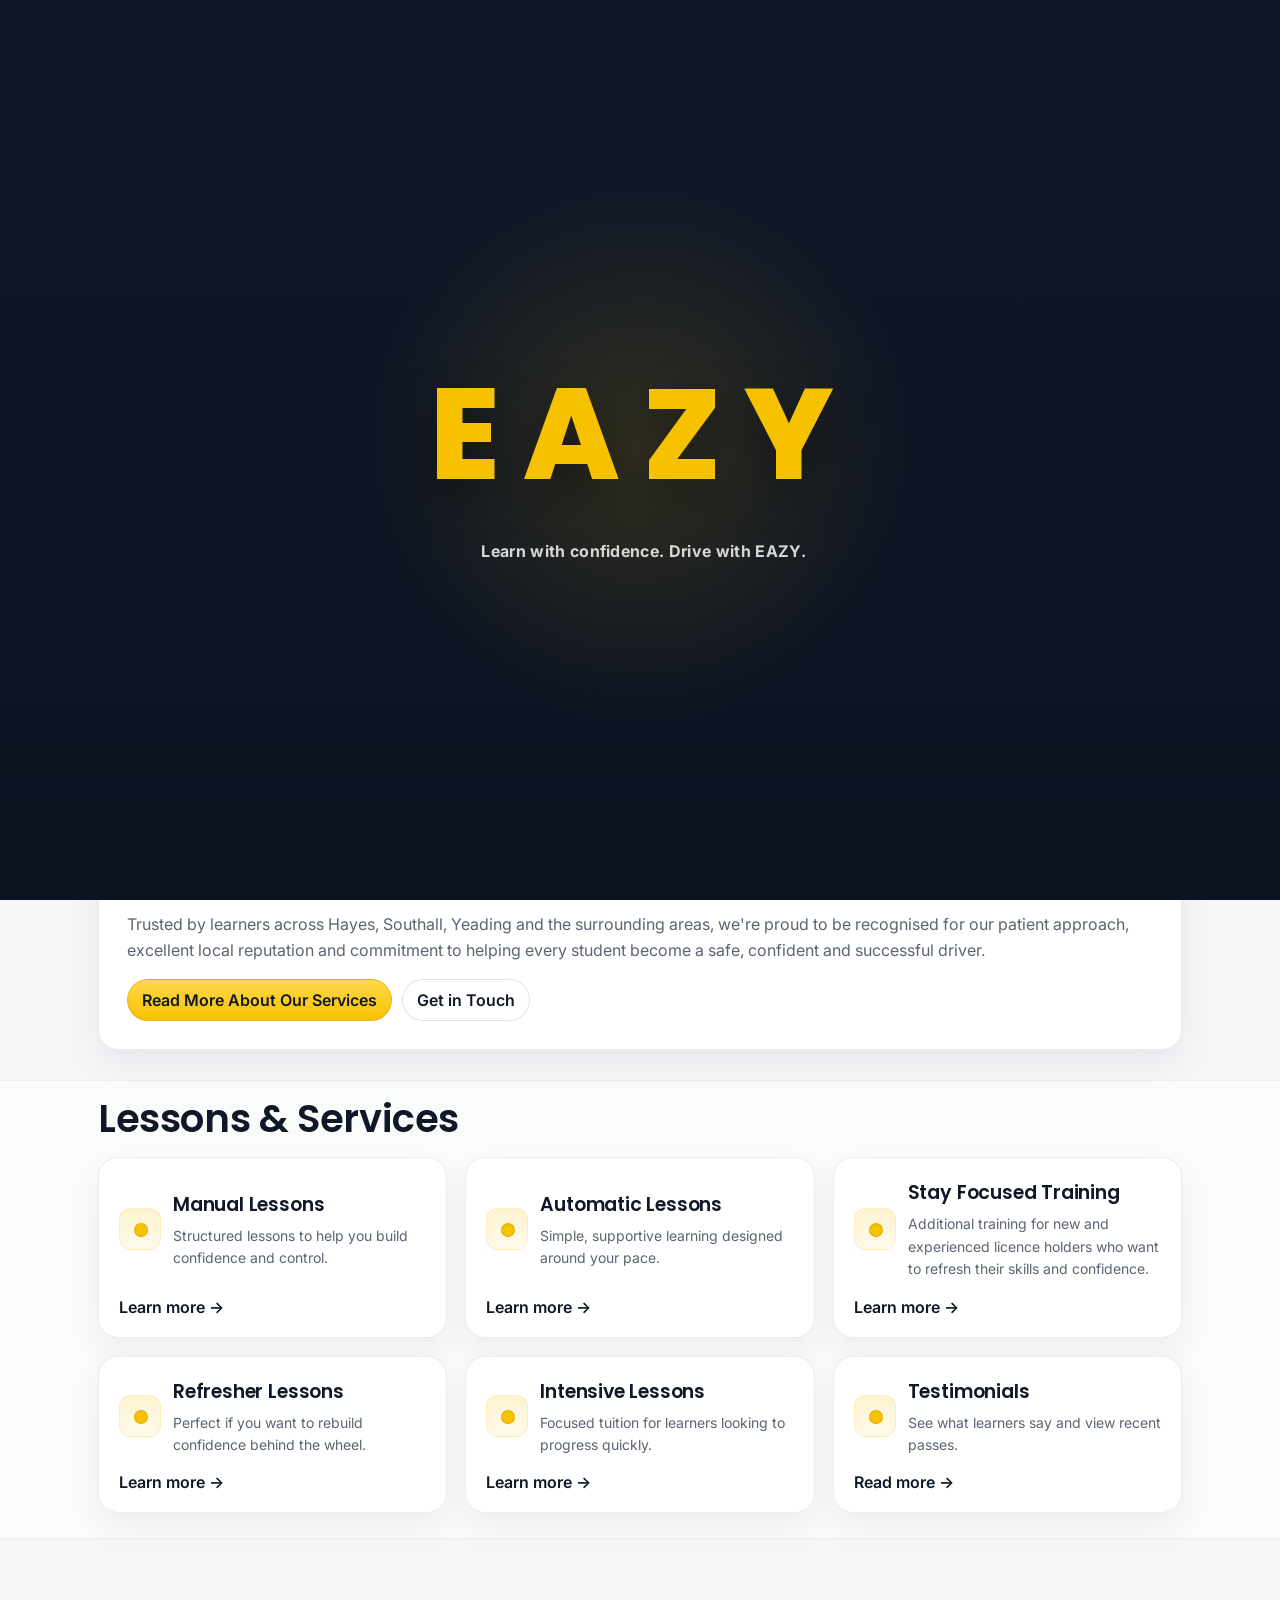
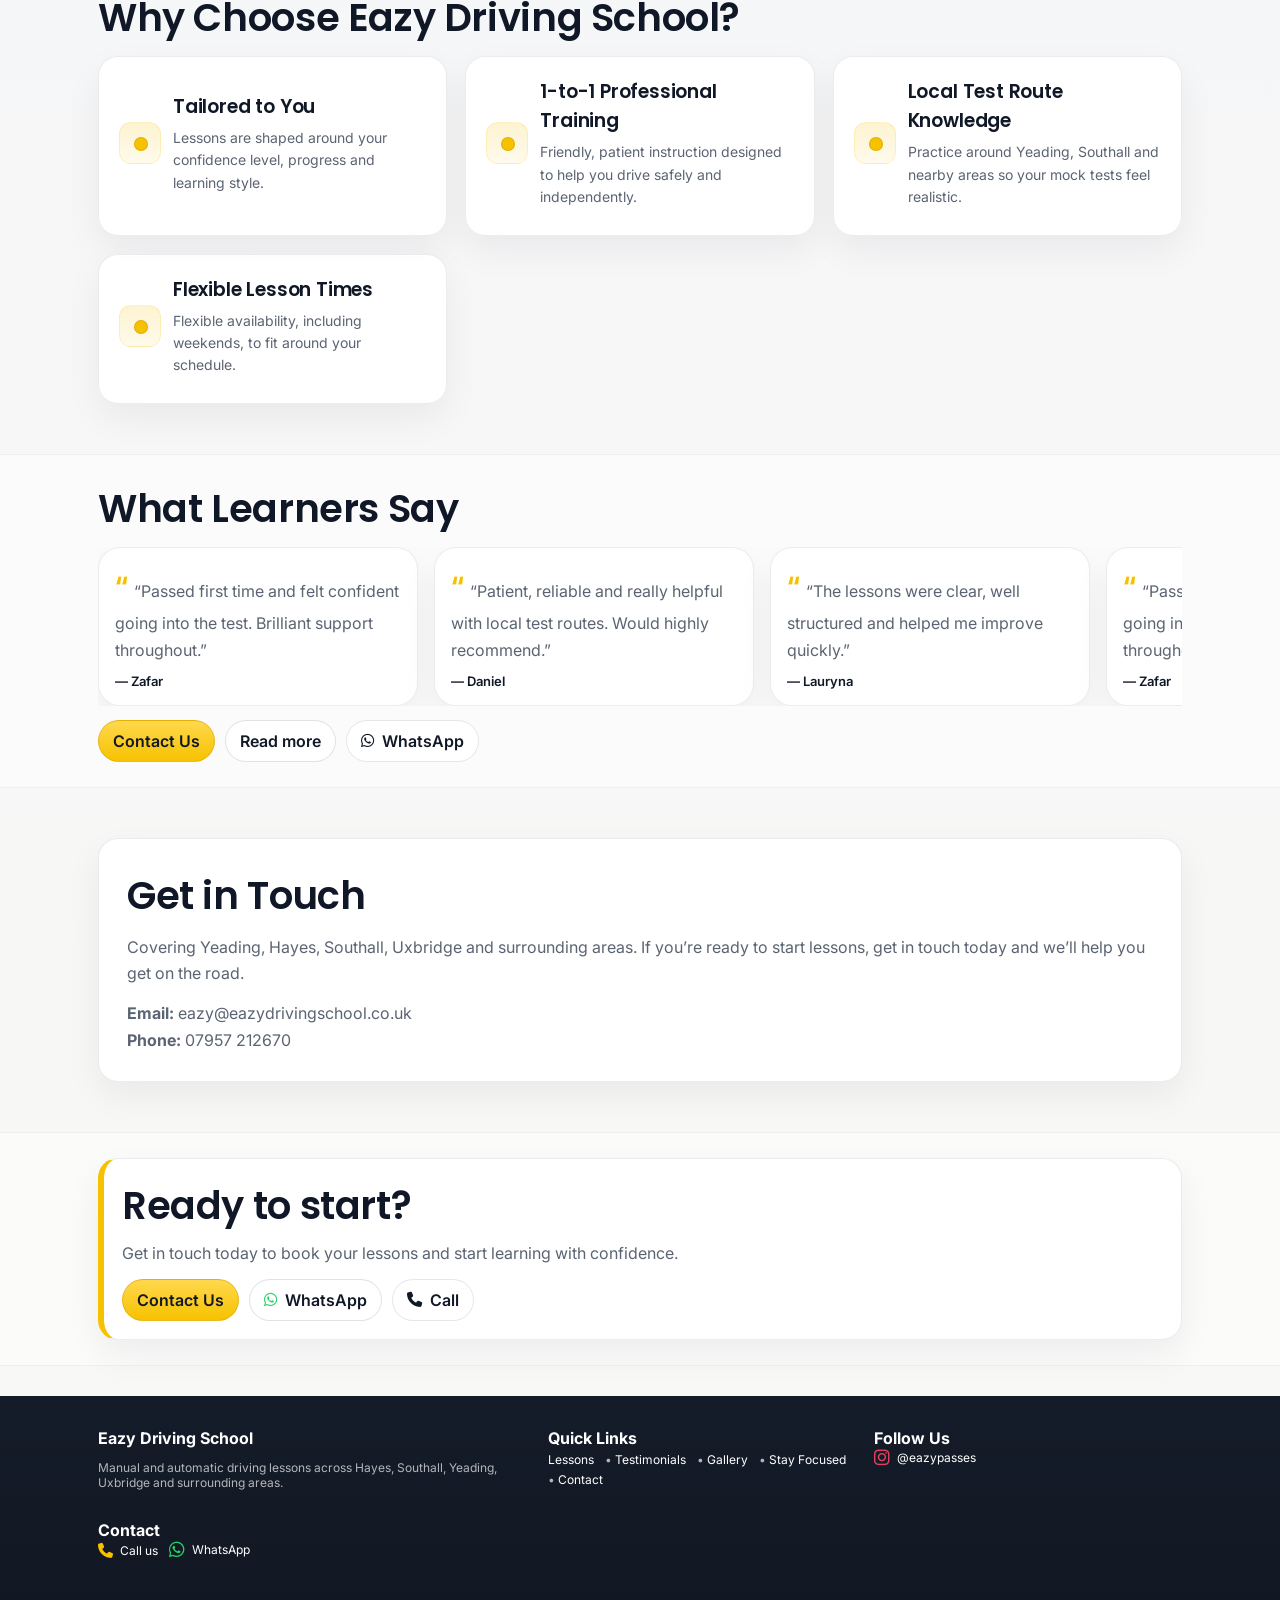
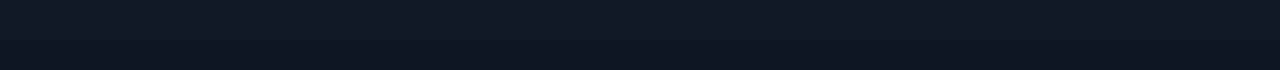
<file: index.html>
<!doctype html>
<html lang="en">
<head>
  <meta charset="utf-8" />
  <meta name="viewport" content="width=device-width,initial-scale=1" />
  <title>Eazy Driving School | Driving Lessons in Hayes, Southall & Yeading</title>
  <meta name="description" content="Manual and automatic driving lessons in Hayes, Southall, Yeading, Uxbridge and surrounding areas. Experienced instructors, personalised lessons, strong pass results and excellent local test route knowledge." />
  <link rel="stylesheet" href="assets/styles.css" />
  <link rel="stylesheet" href="https://cdnjs.cloudflare.com/ajax/libs/font-awesome/6.7.2/css/all.min.css">
</head>
<body>

<div class="introLoader" id="introLoader">
  <div class="introInner">

    <div class="lPlateWrapper">
      <div class="platePiece p1"></div>
      <div class="platePiece p2"></div>
      <div class="platePiece p3"></div>
      <div class="platePiece p4"></div>

      <div class="plateLetter">L</div>
    </div>

    <div class="introReveal">
      <div class="introLogo">EAZY</div>
      <div class="introTagline">Learn with confidence. Drive with EAZY.</div>
    </div>

  </div>
</div>

<!-- ================= NAVBAR ================= -->
<div class="topbar">
  <div class="container nav">
    <a class="brand" href="index.html?nav=true">
      <div class="logoBox">E</div>
      <div class="brandTitle">
        Eazy Driving School
        <span>Manual & Automatic • West London</span>
      </div>
    </a>

    <!-- Desktop links -->
    <div class="links">
      <a href="index.html?nav=true" class="active">Home</a>
      <a href="lessons.html">Lessons</a>
      <a href="testimonials.html">Testimonials</a>
      <a href="gallery.html">Gallery</a>
      <a href="pass-page.html">STAY FOCUSED</a>
      <a href="contact.html">Contact</a>
      <a class="iconBtn" data-call aria-label="Call"><i class="fa-solid fa-phone"></i></a>
      <a class="btn primary" data-book>Booking Enquiry</a>
    </div>

    <!-- Mobile actions -->
    <div class="mobileNavActions">
      <a class="btn" data-call><i class="fa-solid fa-phone"></i> Call</a>
      <a class="btn primary" data-book>Book</a>

      <button
        class="menuBtn"
        id="menuBtn"
        type="button"
        aria-label="Open menu"
        aria-expanded="false"
        aria-controls="mobileMenu"
      >
        <span class="menuIcon" aria-hidden="true"></span>
      </button>
    </div>
  </div>

  <!-- Mobile dropdown menu -->
  <div class="mobileMenu" id="mobileMenu" aria-hidden="true">
    <div class="container mobileMenuInner">
      <div class="mobileMenuHeader">
        <div class="mobileMenuTitle">Menu</div>
        <button class="menuClose" id="menuClose" type="button" aria-label="Close menu">✕</button>
      </div>

      <nav class="mobileMenuLinks" aria-label="Mobile navigation">
        <a href="index.html?nav=true" class="active">Home</a>
        <a href="lessons.html">Lessons</a>
        <a href="testimonials.html">Testimonials</a>
        <a href="gallery.html">Gallery</a>
        <a href="pass-page.html">STAY FOCUSED</a>
        <a href="contact.html">Contact</a>
      </nav>
    </div>
  </div>
</div>

<!-- ================= HERO ================= -->
<header class="heroBanner">
  <div class="container heroBannerInner">

    <div class="heroBrandMark">EAZY</div>
    <div class="heroCopy">
      <h1 class="heroTitle">Driving Lessons in Yeading, Hayes & Uxbridge</h1>

      <p class="heroSub">
        Specialists at Yeading test centre, with high pass rates,
        personalised lessons, and expert knowledge of local test routes.
      </p>

      <div class="heroCtas">
        <a class="btn primary" data-book>Contact Us</a>
        <a class="btn secondary" href="testimonials.html">Read Testimonials</a>
      </div>
    </div>

    <div class="heroVisual heroSlider">
      <img class="heroSlide active" src="assets/hero-1.jpg" alt="Driving test pass with Eazy Driving School" />
      <img class="heroSlide" src="assets/hero-2.jpg" alt="Learner celebrating driving test pass" />
      <img class="heroSlide" src="assets/hero-3.jpg" alt="Successful learner with instructor" />
      <img class="heroSlide" src="assets/hero-4.jpg" alt="Driving lesson success photo" />
      <img class="heroSlide" src="assets/hero-5.jpg" alt="Student passing driving test" />
      <img class="heroSlide" src="assets/hero-6.jpg" alt="Driving test success Eazy Driving School" />
      <img class="heroSlide" src="assets/hero-7.jpg" alt="Learner holding pass certificate" />
      <img class="heroSlide" src="assets/hero-8.jpg" alt="First time driving test pass" />
      <img class="heroSlide" src="assets/hero-9.jpg" alt="Happy student after driving test" />
      <img class="heroSlide" src="assets/hero-10.jpg" alt="Driving school success story" />
    </div>

  </div>


</header>



<!-- ================= INTRO / TRUST STRIP ================= -->


<!-- ================= ABOUT / MAIN COPY ================= -->
<section class="section">
  <div class="container">
    <h2>Learn to Drive with Confidence</h2>
    <div class="card" style="padding: 28px;">
      <p>
        Start your driving journey with one of West London's most highly recommended local driving schools.
        Eazy Driving School offers both manual and automatic lessons, with personalised tuition tailored to
        every learner's experience and goals.
      </p>

      <p>
        Our friendly, experienced instructors combine expert local knowledge with high-quality teaching to help
        you build confidence behind the wheel. With extensive familiarity of local test routes and realistic mock
        test preparation, you'll know exactly what to expect on the day of your practical test.
      </p>

      <p>
        Trusted by learners across Hayes, Southall, Yeading and the surrounding areas, we're proud to
        be recognised for our patient approach, excellent local reputation and commitment to helping every student
        become a safe, confident and successful driver.
      </p>

      <div style="margin-top:16px; display:flex; gap:10px; flex-wrap:wrap">
        <a class="btn primary" href="lessons.html">Read More About Our Services</a>
        <a class="btn secondary" href="contact.html">Get in Touch</a>
      </div>
    </div>
  </div>
</section>



<!-- ================= LESSON TILES ================= -->
<section class="section">
  <div class="container">
    <h2>Lessons & Services</h2>

    <div class="tiles">
      <a class="card tile tileLink" href="lessons.html" aria-label="Manual Lessons - learn more">
        <div class="tileTop">
          <div class="icoDot" aria-hidden="true"></div>
          <div>
            <h3>Manual Lessons</h3>
            <p>Structured lessons to help you build confidence and control.</p>
          </div>
        </div>
        <span class="tileCta">Learn more →</span>
      </a>

      <a class="card tile tileLink" href="lessons.html" aria-label="Automatic Lessons - learn more">
        <div class="tileTop">
          <div class="icoDot" aria-hidden="true"></div>
          <div>
            <h3>Automatic Lessons</h3>
            <p>Simple, supportive learning designed around your pace.</p>
          </div>
        </div>
        <span class="tileCta">Learn more →</span>
      </a>

      <a class="card tile tileLink" href="pass-page.html" aria-label="Stay Focused training - learn more">
        <div class="tileTop">
          <div class="icoDot" aria-hidden="true"></div>
          <div>
            <h3>Stay Focused Training</h3>
            <p>Additional training for new and experienced licence holders who want to refresh their skills and confidence.</p>
          </div>
        </div>
        <span class="tileCta">Learn more →</span>
      </a>

      <a class="card tile tileLink" href="lessons.html" aria-label="Refresher Lessons - learn more">
        <div class="tileTop">
          <div class="icoDot" aria-hidden="true"></div>
          <div>
            <h3>Refresher Lessons</h3>
            <p>Perfect if you want to rebuild confidence behind the wheel.</p>
          </div>
        </div>
        <span class="tileCta">Learn more →</span>
      </a>

      <a class="card tile tileLink" href="lessons.html" aria-label="Intensive Lessons - learn more">
        <div class="tileTop">
          <div class="icoDot" aria-hidden="true"></div>
          <div>
            <h3>Intensive Lessons</h3>
            <p>Focused tuition for learners looking to progress quickly.</p>
          </div>
        </div>
        <span class="tileCta">Learn more →</span>
      </a>

      <a class="card tile tileLink" href="testimonials.html" aria-label="Testimonials and passes">
        <div class="tileTop">
          <div class="icoDot" aria-hidden="true"></div>
          <div>
            <h3>Testimonials</h3>
            <p>See what learners say and view recent passes.</p>
          </div>
        </div>
        <span class="tileCta">Read more →</span>
      </a>
    </div>
  </div>
</section>

<!-- ================= WHY CHOOSE US ================= -->
<section class="section">
  <div class="container">
    <h2>Why Choose Eazy Driving School?</h2>

    <div class="tiles">
      <div class="card tile">
        <div class="tileTop">
          <div class="icoDot" aria-hidden="true"></div>
          <div>
            <h3>Tailored to You</h3>
            <p>Lessons are shaped around your confidence level, progress and learning style.</p>
          </div>
        </div>
      </div>

      <div class="card tile">
        <div class="tileTop">
          <div class="icoDot" aria-hidden="true"></div>
          <div>
            <h3>1-to-1 Professional Training</h3>
            <p>Friendly, patient instruction designed to help you drive safely and independently.</p>
          </div>
        </div>
      </div>

      <div class="card tile">
        <div class="tileTop">
          <div class="icoDot" aria-hidden="true"></div>
          <div>
            <h3>Local Test Route Knowledge</h3>
            <p>Practice around Yeading, Southall and nearby areas so your mock tests feel realistic.</p>
          </div>
        </div>
      </div>

      <div class="card tile">
        <div class="tileTop">
          <div class="icoDot" aria-hidden="true"></div>
          <div>
            <h3>Flexible Lesson Times</h3>
            <p>Flexible availability, including weekends, to fit around your schedule.</p>
          </div>
        </div>
      </div>
    </div>
  </div>
</section>

<!-- ================= TESTIMONIALS ================= -->
<section class="section">
  <div class="container">
    <h2>What Learners Say</h2>

    <div class="testimonialSlider" aria-label="Testimonials slider">
      <div class="testimonialTrack">

        <div class="card quote">
          <p>“Passed first time and felt confident going into the test. Brilliant support throughout.”</p>
          <div class="who">— Zafar</div>
        </div>
        <div class="card quote">
          <p>“Patient, reliable and really helpful with local test routes. Would highly recommend.”</p>
          <div class="who">— Daniel</div>
        </div>
        <div class="card quote">
          <p>“The lessons were clear, well structured and helped me improve quickly.”</p>
          <div class="who">— Lauryna</div>
        </div>

        <div class="card quote">
          <p>“Passed first time and felt confident going into the test. Brilliant support throughout.”</p>
          <div class="who">— Zafar</div>
        </div>
        <div class="card quote">
          <p>“Patient, reliable and really helpful with local test routes. Would highly recommend.”</p>
          <div class="who">— Daniel</div>
        </div>
        <div class="card quote">
          <p>“The lessons were clear, well structured and helped me improve quickly.”</p>
          <div class="who">— Lauryna</div>
        </div>

      </div>
    </div>

    <div style="margin-top:14px; display:flex; gap:10px; flex-wrap:wrap">
      <a class="btn primary" data-book>Contact Us</a>
      <a class="btn secondary" href="testimonials.html">Read more</a>
      <a class="btn" data-wa><i class="fa-brands fa-whatsapp"></i> WhatsApp</a>
    </div>
  </div>
</section>

<!-- ================= CONTACT STRIP ================= -->
<section class="section">
  <div class="container">
    <div class="card" style="padding:28px;">
      <h2 style="margin-top:0;">Get in Touch</h2>
      <p>
        Covering Yeading, Hayes, Southall, Uxbridge and surrounding areas.
        If you’re ready to start lessons, get in touch today and we’ll help you get on the road.
      </p>
      <p style="margin-bottom:0;">
        <strong>Email:</strong> <a href="mailto:eazy@eazydrivingschool.co.uk">eazy@eazydrivingschool.co.uk</a><br />
        <strong>Phone:</strong> <a href="tel:07957212670">07957 212670</a>
      </p>
    </div>
  </div>
</section>

<!-- ================= CTA ================= -->
<section class="section">
  <div class="container">
    <div class="card" style="padding:18px; border-left:6px solid var(--yellow)">
      <h2 style="margin:0 0 6px">Ready to start?</h2>

      <p style="margin:0 0 12px; color:var(--muted)">
        Get in touch today to book your lessons and start learning with confidence.
      </p>

      <div style="display:flex; gap:10px; flex-wrap:wrap">
        <a class="btn primary" data-book>Contact Us</a>
        <a class="btn secondary" data-wa><i class="fa-brands fa-whatsapp"></i> WhatsApp</a>
        <a class="btn" data-call><i class="fa-solid fa-phone"></i> Call</a>
      </div>
    </div>
  </div>
</section>

<!-- ================= FOOTER ================= -->
<footer class="footer">
  <div class="container footerGrid">

    <div>
      <strong>Eazy Driving School</strong>

      <p class="note">
        Manual and automatic driving lessons across Hayes, Southall, Yeading,
        Uxbridge and surrounding areas.
      </p>
    </div>

    <div>
      <strong>Quick Links</strong><br />

      <span class="note">
        <a href="lessons.html">Lessons</a> •
        <a href="testimonials.html">Testimonials</a> •
        <a href="gallery.html">Gallery</a> •
        <a href="pass-page.html">Stay Focused</a> •
        <a href="contact.html">Contact</a>
      </span>
    </div>

    <div>
      <strong>Follow Us</strong><br />

      <span class="note">
        <a
          href="https://www.instagram.com/eazypasses/"
          target="_blank"
          rel="noopener"
        >
          <i class="fa-brands fa-instagram"></i>
          @eazypasses
        </a>
      </span>
    </div>

    <div>
      <strong>Contact</strong><br />

      <span class="note">
        <a data-call>
          <i class="fa-solid fa-phone"></i>
          Call us
        </a>

        <a data-wa>
          <i class="fa-brands fa-whatsapp"></i>
          WhatsApp
        </a>
      </span>
    </div>

  </div>
</footer>

<!-- ================= MOBILE BOTTOM BAR ================= -->
<div class="mobileBar">
  <div class="mobileBarInner">
    <a class="btn dark" data-call><i class="fa-solid fa-phone"></i> Call</a>
    <a class="btn secondary" data-wa><i class="fa-brands fa-whatsapp"></i> WhatsApp</a>
    <a class="btn primary" data-book>Book</a>
  </div>
</div>

<!-- ================= BOOKING MODAL ================= -->
<div class="modalOverlay" id="modalOverlay" aria-hidden="true">
  <div class="card modal" role="dialog" aria-modal="true" aria-label="Booking form">
    <header>
      <div>
        <strong style="font-size:16px">Booking Request</strong><br />
        <small class="note">We’ll confirm availability as soon as possible.</small>
      </div>
      <button class="x" id="closeModal" type="button" aria-label="Close">✕</button>
    </header>

    <form class="web3form">
      <input type="hidden" name="access_key" value="6dcfdeb3-79f5-4c06-9466-cbb309057089">
      <input type="hidden" name="subject" value="New Booking Request - Eazy Driving School">
      <input type="hidden" name="from_name" value="Eazy Driving School Website">
      <input type="hidden" name="form_source" value="Homepage Booking Modal">
      <input type="checkbox" name="botcheck" style="display:none;">
      <input class="field" name="name" placeholder="Full name" required />
      <input class="field" name="phone" placeholder="Mobile number" required />

      <select class="field" name="lessonType" required>
        <option value="">Lesson type</option>
        <option>Manual</option>
        <option>Automatic</option>
        <option>Intensive</option>
        <option>Refresher</option>
        <option>Stay Focused Training</option>
      </select>

      <select class="field" name="area" required>
        <option value="">Area</option>
        <option>Hayes</option>
        <option>Southall</option>
        <option>Yeading</option>
        <option>Uxbridge</option>
        <option>Other (specify in notes)</option>
      </select>

      <textarea class="field" name="notes" placeholder="Please include test date, experience, preferred days/time, auto/manual, postcode, etc."></textarea>

      <button class="btn primary" type="submit">Send Request</button>
    </form>
  </div>
</div>

<script src="assets/app.js"></script>

<script>
  function showSuccessToast(message) {
    const toast = document.createElement("div");
    toast.className = "successToast";
    toast.textContent = message;

    document.body.appendChild(toast);

    setTimeout(() => {
      toast.classList.add("show");
    }, 100);

    setTimeout(() => {
      toast.classList.remove("show");
      setTimeout(() => toast.remove(), 300);
    }, 3500);
  }

  document.querySelectorAll(".web3form").forEach((form) => {
    form.addEventListener("submit", async function (e) {
      e.preventDefault();

      const button = form.querySelector("button[type='submit']");
      const originalText = button.textContent;

      button.textContent = "Sending...";
      button.disabled = true;

      const formData = new FormData(form);

      try {
        const response = await fetch("https://api.web3forms.com/submit", {
          method: "POST",
          body: formData
        });

        const data = await response.json();

        if (data.success) {
          showSuccessToast("Booking enquiry sent ✅ We’ll get back to you soon.");
          form.reset();
        } else {
          showSuccessToast("Something went wrong. Please try again.");
        }
      } catch (error) {
        showSuccessToast("Something went wrong. Please try again.");
      }

      button.textContent = originalText;
      button.disabled = false;
    });
  });
</script>

</body>
</html>
</file>
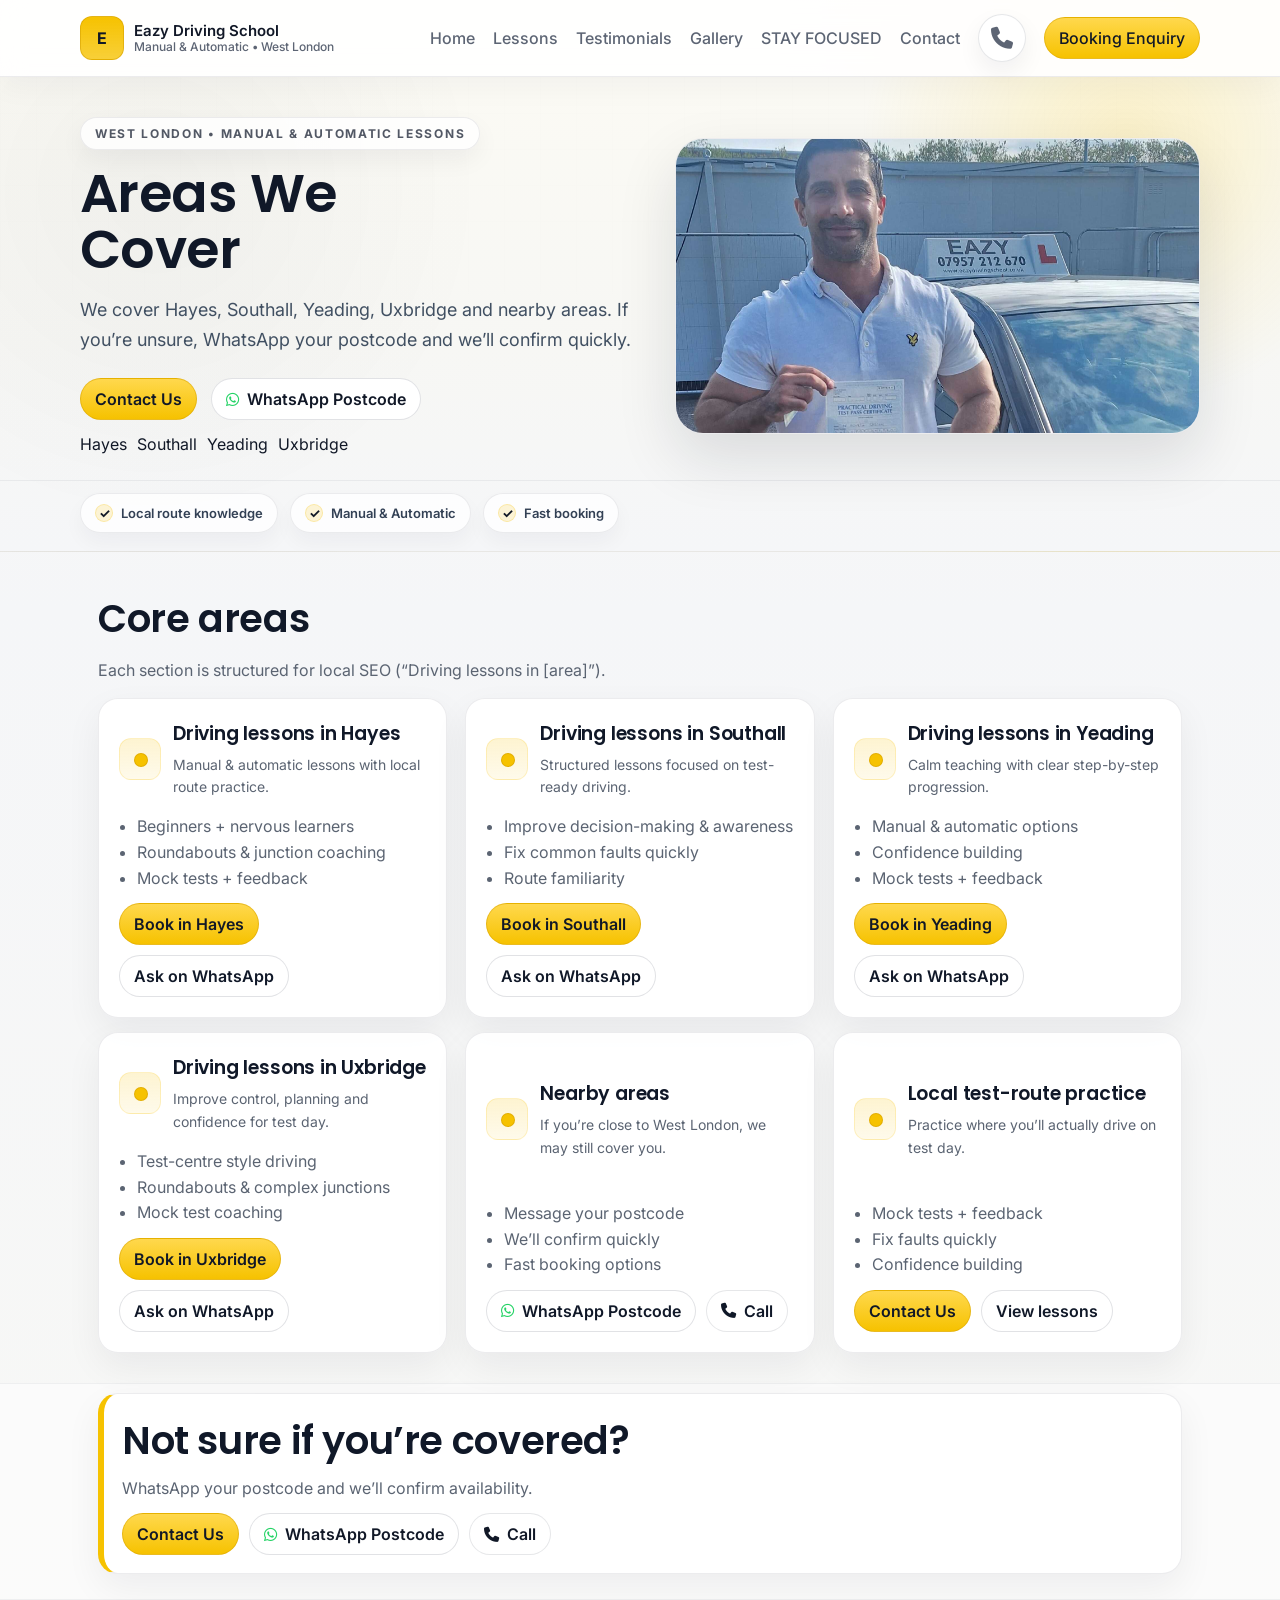
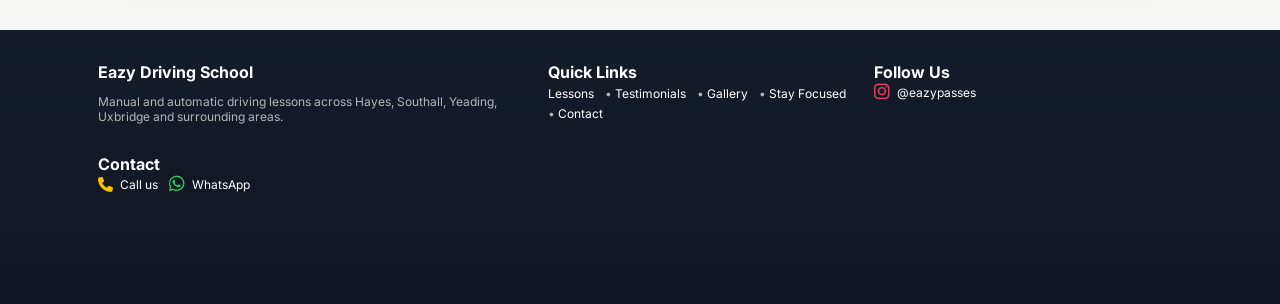
<file: areas.html>
<!doctype html>
<html lang="en">
<head>
  <meta charset="utf-8" />
  <meta name="viewport" content="width=device-width,initial-scale=1" />
  <title>Areas Covered | Eazy Driving School</title>
  <meta name="description" content="Driving lessons in Hayes, Southall, Yeading, Uxbridge and surrounding areas. Manual & automatic driving lessons with local test-route practice." />
  <link rel="stylesheet" href="assets/styles.css" />
  <link rel="stylesheet" href="https://cdnjs.cloudflare.com/ajax/libs/font-awesome/6.7.2/css/all.min.css">
</head>
<body>


<!-- ================= NAVBAR ================= -->
<div class="topbar">
  <div class="container nav">
    <a class="brand" href="index.html?nav=true">
      <div class="logoBox">E</div>
      <div class="brandTitle">
        Eazy Driving School
        <span>Manual & Automatic • West London</span>
      </div>
    </a>

    <!-- Desktop links -->
    <div class="links">
      <a href="index.html?nav=true">Home</a>
      <a href="lessons.html">Lessons</a>
      <a href="testimonials.html">Testimonials</a>
      <a href="gallery.html">Gallery</a>
      <a href="pass-page.html">STAY FOCUSED</a>
      <a href="contact.html">Contact</a>
      <a class="iconBtn" data-call aria-label="Call"><i class="fa-solid fa-phone"></i></a>
      <a class="btn primary" data-book>Booking Enquiry</a>
    </div>

    <!-- Mobile actions -->
    <div class="mobileNavActions">
      <a class="btn" data-call><i class="fa-solid fa-phone"></i> Call</a>
      <a class="btn primary" data-book>Book</a>

      <button
        class="menuBtn"
        id="menuBtn"
        type="button"
        aria-label="Open menu"
        aria-expanded="false"
        aria-controls="mobileMenu"
      >
        <span class="menuIcon" aria-hidden="true"></span>
      </button>
    </div>
  </div>

  <!-- Mobile dropdown menu -->
  <div class="mobileMenu" id="mobileMenu" aria-hidden="true">
    <div class="container mobileMenuInner">
      <div class="mobileMenuHeader">
        <div class="mobileMenuTitle">Menu</div>
        <button class="menuClose" id="menuClose" type="button" aria-label="Close menu">✕</button>
      </div>

      <nav class="mobileMenuLinks" aria-label="Mobile navigation">
        <a href="index.html?nav=true">Home</a>
        <a href="lessons.html">Lessons</a>
        <a href="testimonials.html">Testimonials</a>
        <a href="gallery.html">Gallery</a>
        <a href="pass-page.html">STAY FOCUSED</a>
        <a href="contact.html">Contact</a>
      </nav>
    </div>
  </div>
</div>

<!-- ================= FULL-WIDTH PAGE BANNER ================= -->
<header class="heroBanner">
  <div class="container heroBannerInner">

    <!-- Left copy -->
    <div class="heroCopy">
      <h1 class="heroTitle">Areas We Cover</h1>

      <p class="heroSub">
        We cover Hayes, Southall, Yeading, Uxbridge and nearby areas.
        If you’re unsure, WhatsApp your postcode and we’ll confirm quickly.
      </p>

      <div class="heroCtas">
        <a class="btn primary" data-book>Contact Us</a>
        <a class="btn secondary" data-wa>
          <i class="fa-brands fa-whatsapp"></i>
          WhatsApp Postcode
        </a>
      </div>

      <div style="margin-top:14px; display:flex; gap:10px; flex-wrap:wrap">
        <a class="kicker" href="#hayes"><span class="kdot"></span> Hayes</a>
        <a class="kicker" href="#southall"><span class="kdot"></span> Southall</a>
        <a class="kicker" href="#yeading"><span class="kdot"></span> Yeading</a>
        <a class="kicker" href="#uxbridge"><span class="kdot"></span> Uxbridge</a>
      </div>
    </div>

    <!-- Right image -->
    <div class="heroVisual">
      <img src="assets/hero-1.jpg" alt="Driving lesson" />
    </div>

  </div>

  <!-- Trust ticks row -->
  <div class="heroTrust">
    <div class="container heroTrustInner">
      <div class="trustTick"><span class="tickMark">✓</span> Local route knowledge</div>
      <div class="trustTick"><span class="tickMark">✓</span> Manual & Automatic</div>
      <div class="trustTick"><span class="tickMark">✓</span> Fast booking</div>
    </div>
  </div>
</header>


<!-- ================= AREA CARDS ================= -->
<section class="section">
  <div class="container">
    <h2>Core areas</h2>
    <p>Each section is structured for local SEO (“Driving lessons in [area]”).</p>

    <div class="tiles" id="hayes">
      <div class="card tile">
        <div class="tileTop">
          <div class="icoDot" aria-hidden="true"></div>
          <div>
            <h3>Driving lessons in Hayes</h3>
            <p>Manual & automatic lessons with local route practice.</p>
          </div>
        </div>
        <ul style="margin:10px 0 0; padding-left:18px; color:var(--muted); line-height:1.6">
          <li>Beginners + nervous learners</li>
          <li>Roundabouts & junction coaching</li>
          <li>Mock tests + feedback</li>
        </ul>
        <div style="margin-top:12px; display:flex; gap:10px; flex-wrap:wrap">
          <a class="btn primary" data-book>Book in Hayes</a>
          <a class="btn secondary" data-wa>Ask on WhatsApp</a>
        </div>
      </div>

      <div class="card tile" id="southall">
        <div class="tileTop">
          <div class="icoDot" aria-hidden="true"></div>
          <div>
            <h3>Driving lessons in Southall</h3>
            <p>Structured lessons focused on test-ready driving.</p>
          </div>
        </div>
        <ul style="margin:10px 0 0; padding-left:18px; color:var(--muted); line-height:1.6">
          <li>Improve decision-making & awareness</li>
          <li>Fix common faults quickly</li>
          <li>Route familiarity</li>
        </ul>
        <div style="margin-top:12px; display:flex; gap:10px; flex-wrap:wrap">
          <a class="btn primary" data-book>Book in Southall</a>
          <a class="btn secondary" data-wa>Ask on WhatsApp</a>
        </div>
      </div>

      <div class="card tile" id="yeading">
        <div class="tileTop">
          <div class="icoDot" aria-hidden="true"></div>
          <div>
            <h3>Driving lessons in Yeading</h3>
            <p>Calm teaching with clear step-by-step progression.</p>
          </div>
        </div>
        <ul style="margin:10px 0 0; padding-left:18px; color:var(--muted); line-height:1.6">
          <li>Manual & automatic options</li>
          <li>Confidence building</li>
          <li>Mock tests + feedback</li>
        </ul>
        <div style="margin-top:12px; display:flex; gap:10px; flex-wrap:wrap">
          <a class="btn primary" data-book>Book in Yeading</a>
          <a class="btn secondary" data-wa>Ask on WhatsApp</a>
        </div>
      </div>
    </div>

    <div class="tiles" style="margin-top:14px" id="uxbridge">
      <div class="card tile">
        <div class="tileTop">
          <div class="icoDot" aria-hidden="true"></div>
          <div>
            <h3>Driving lessons in Uxbridge</h3>
            <p>Improve control, planning and confidence for test day.</p>
          </div>
        </div>
        <ul style="margin:10px 0 0; padding-left:18px; color:var(--muted); line-height:1.6">
          <li>Test-centre style driving</li>
          <li>Roundabouts & complex junctions</li>
          <li>Mock test coaching</li>
        </ul>
        <div style="margin-top:12px; display:flex; gap:10px; flex-wrap:wrap">
          <a class="btn primary" data-book>Book in Uxbridge</a>
          <a class="btn secondary" data-wa>Ask on WhatsApp</a>
        </div>
      </div>

      <div class="card tile">
        <div class="tileTop">
          <div class="icoDot" aria-hidden="true"></div>
          <div>
            <h3>Nearby areas</h3>
            <p>If you’re close to West London, we may still cover you.</p>
          </div>
        </div>
        <ul style="margin:10px 0 0; padding-left:18px; color:var(--muted); line-height:1.6">
          <li>Message your postcode</li>
          <li>We’ll confirm quickly</li>
          <li>Fast booking options</li>
        </ul>
        <div style="margin-top:12px; display:flex; gap:10px; flex-wrap:wrap">
          <a class="btn secondary" data-wa>
            <i class="fa-brands fa-whatsapp"></i>
            WhatsApp Postcode
          </a>
          <a class="btn" data-call><i class="fa-solid fa-phone"></i> Call</a>
        </div>
      </div>

      <div class="card tile">
        <div class="tileTop">
          <div class="icoDot" aria-hidden="true"></div>
          <div>
            <h3>Local test-route practice</h3>
            <p>Practice where you’ll actually drive on test day.</p>
          </div>
        </div>
        <ul style="margin:10px 0 0; padding-left:18px; color:var(--muted); line-height:1.6">
          <li>Mock tests + feedback</li>
          <li>Fix faults quickly</li>
          <li>Confidence building</li>
        </ul>
        <div style="margin-top:12px; display:flex; gap:10px; flex-wrap:wrap">
          <a class="btn primary" data-book>Contact Us</a>
          <a class="btn secondary" href="lessons.html">View lessons</a>
        </div>
      </div>
    </div>
  </div>
</section>

<!-- ================= CTA ================= -->
<section class="section">
  <div class="container">
    <div class="card" style="padding:18px; border-left:6px solid var(--yellow)">
      <h2 style="margin:0 0 6px">Not sure if you’re covered?</h2>
      <p style="margin:0 0 12px; color:var(--muted)">
        WhatsApp your postcode and we’ll confirm availability.
      </p>
      <div style="display:flex; gap:10px; flex-wrap:wrap">
        <a class="btn primary" data-book>Contact Us</a>
        <a class="btn secondary" data-wa>
          <i class="fa-brands fa-whatsapp"></i>
          WhatsApp Postcode
        </a>
        <a class="btn" data-call><i class="fa-solid fa-phone"></i> Call</a>
      </div>
    </div>
  </div>
</section>

<!-- ================= FOOTER ================= -->
<footer class="footer">
  <div class="container footerGrid">
    <div>
      <strong>Eazy Driving School</strong>
      <p class="note">
        Manual and automatic driving lessons across Hayes, Southall, Yeading, Uxbridge and surrounding areas.
      </p>
    </div>
    <div>
      <strong>Quick Links</strong><br />

      <span class="note">
        <a href="lessons.html">Lessons</a> •
        <a href="testimonials.html">Testimonials</a> •
        <a href="gallery.html">Gallery</a> •
        <a href="pass-page.html">Stay Focused</a> •
        <a href="contact.html">Contact</a>
      </span>
    </div>
    <div>
      <strong>Follow Us</strong><br />
      <span class="note">
        <a href="https://www.instagram.com/eazypasses/" target="_blank" rel="noopener">
            <i class="fa-brands fa-instagram"></i> @eazypasses
        </a>
      </span>
    </div>

    <div>
      <strong>Contact</strong><br />
      <span class="note">
        <a data-call>
            <i class="fa-solid fa-phone"></i> Call us
        </a>
        <a data-wa>
            <i class="fa-brands fa-whatsapp"></i> WhatsApp
        </a>
      </span>
    </div>
  </div>
</footer>

<!-- Mobile bottom bar -->
<div class="mobileBar">
  <div class="mobileBarInner">
    <a class="btn dark" data-call><i class="fa-solid fa-phone"></i> Call</a>
    <a class="btn secondary" data-wa><i class="fa-brands fa-whatsapp"></i> WhatsApp</a>
    <a class="btn primary" data-book>Book</a>
  </div>
</div>

<!-- Booking modal -->
<div class="modalOverlay" id="modalOverlay" aria-hidden="true">
  <div class="card modal" role="dialog" aria-modal="true" aria-label="Booking form">
    <header>
      <div>
        <strong style="font-size:16px">Booking request</strong><br />
        <small class="note">We’ll confirm availability ASAP.</small>
      </div>
      <button class="x" id="closeModal" type="button" aria-label="Close">✕</button>
    </header>

    <form class="web3form">
      <input type="hidden" name="access_key" value="6dcfdeb3-79f5-4c06-9466-cbb309057089">
      <input type="hidden" name="subject" value="New Booking Request - Eazy Driving School">
      <input type="hidden" name="from_name" value="Eazy Driving School Website">
      <input type="hidden" name="form_source" value="Areas Page Booking Modal">
      <input type="checkbox" name="botcheck" style="display:none;">
      <input class="field" name="name" placeholder="Full name" required />
      <input class="field" name="phone" placeholder="Mobile number" required />

      <select class="field" name="lessonType" required>
        <option value="">Lesson type</option>
        <option>Manual</option>
        <option>Automatic</option>
        <option>Intensive</option>
        <option>Refresher</option>
        <option>Stay Focused Training</option>
      </select>

      <select class="field" name="area" required>
        <option value="">Area</option>
        <option>Hayes</option>
        <option>Southall</option>
        <option>Yeading</option>
        <option>Uxbridge</option>
        <option>Other (specify in notes)</option>
      </select>

      <textarea class="field" name="notes" placeholder="Any notes (test date, experience, preferred days/times)…"></textarea>

      <button class="btn primary" type="submit">Send request</button>

    </form>
  </div>
</div>

<script src="assets/app.js"></script>

<script>
  function showSuccessToast(message) {
    const toast = document.createElement("div");
    toast.className = "successToast";
    toast.textContent = message;

    document.body.appendChild(toast);

    setTimeout(() => {
      toast.classList.add("show");
    }, 100);

    setTimeout(() => {
      toast.classList.remove("show");
      setTimeout(() => toast.remove(), 300);
    }, 3500);
  }

  document.querySelectorAll(".web3form").forEach((form) => {
    form.addEventListener("submit", async function (e) {
      e.preventDefault();

      const button = form.querySelector("button[type='submit']");
      const originalText = button.textContent;

      button.textContent = "Sending...";
      button.disabled = true;

      const formData = new FormData(form);

      try {
        const response = await fetch("https://api.web3forms.com/submit", {
          method: "POST",
          body: formData
        });

        const data = await response.json();

        if (data.success) {
          showSuccessToast("Booking enquiry sent ✅ We’ll get back to you soon.");
          form.reset();
        } else {
          showSuccessToast("Something went wrong. Please try again.");
        }
      } catch (error) {
        showSuccessToast("Something went wrong. Please try again.");
      }

      button.textContent = originalText;
      button.disabled = false;
    });
  });
</script>

</body>

</html>
</file>
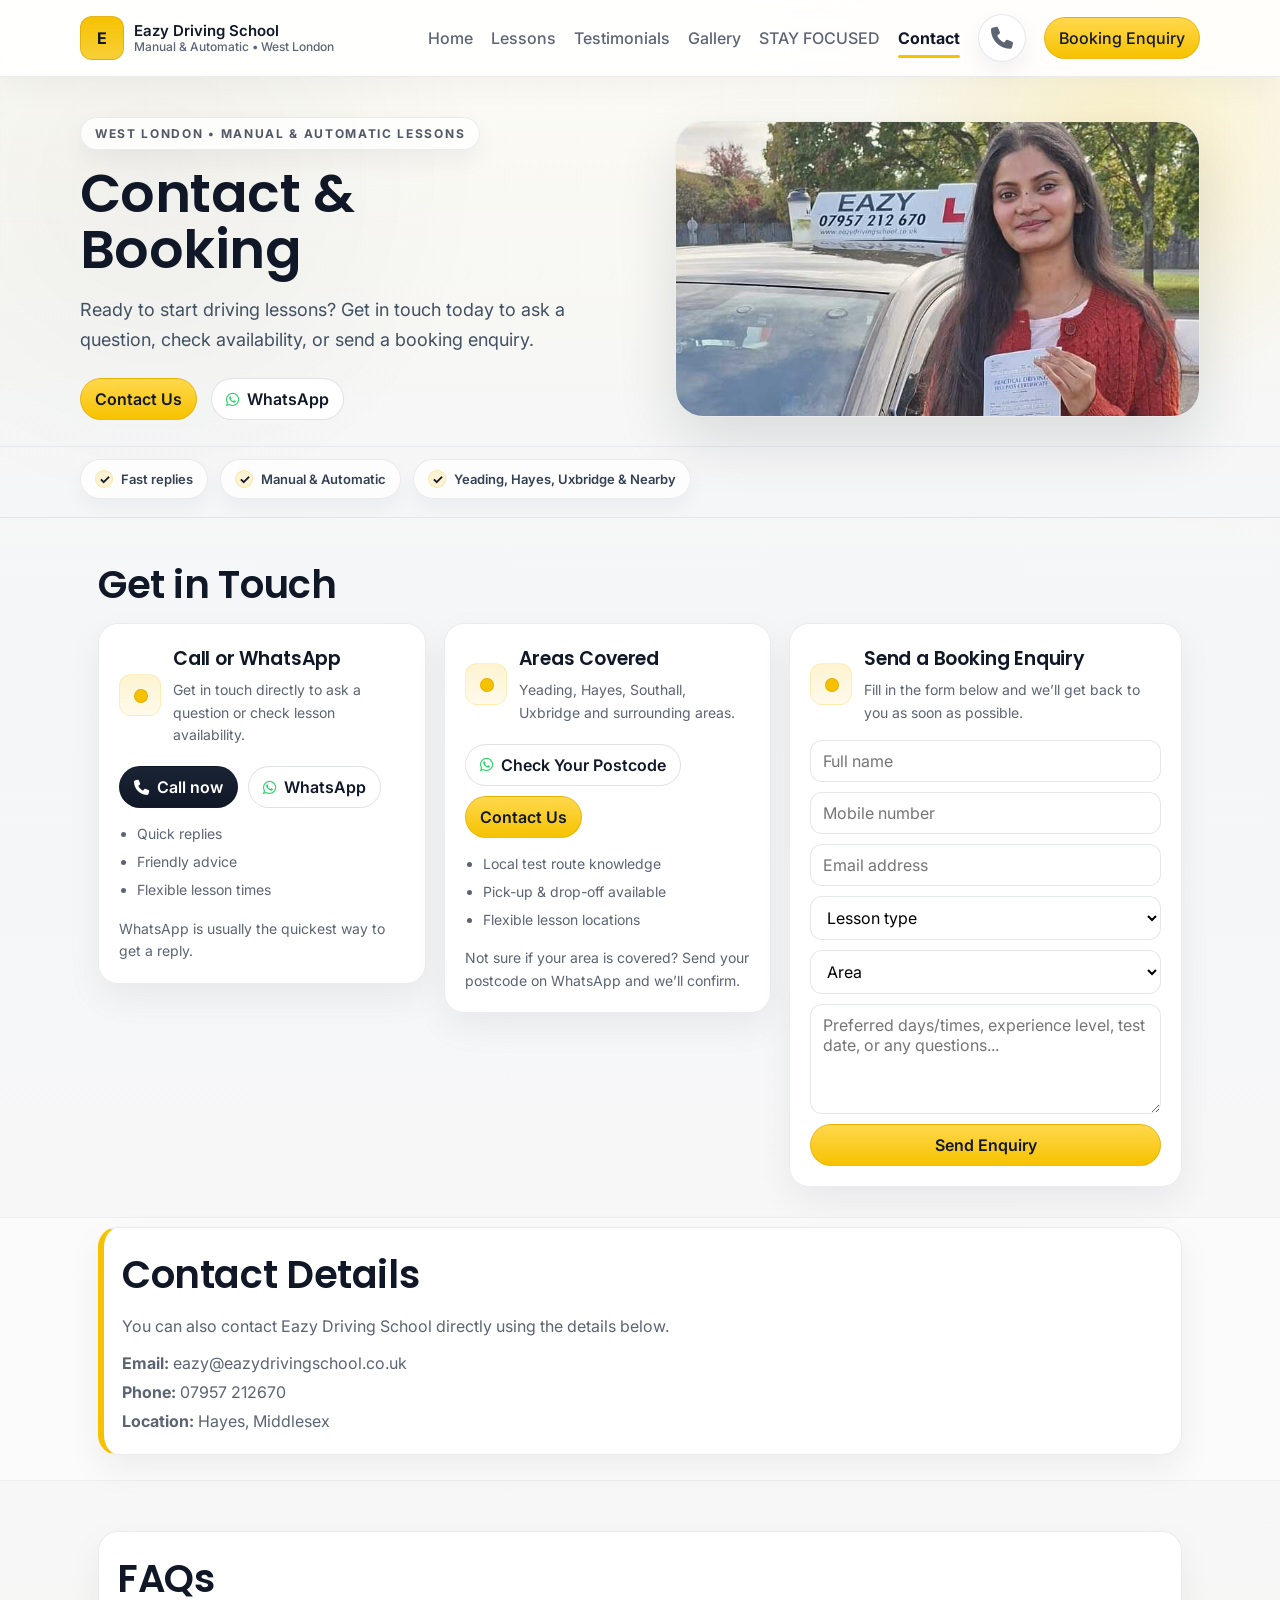
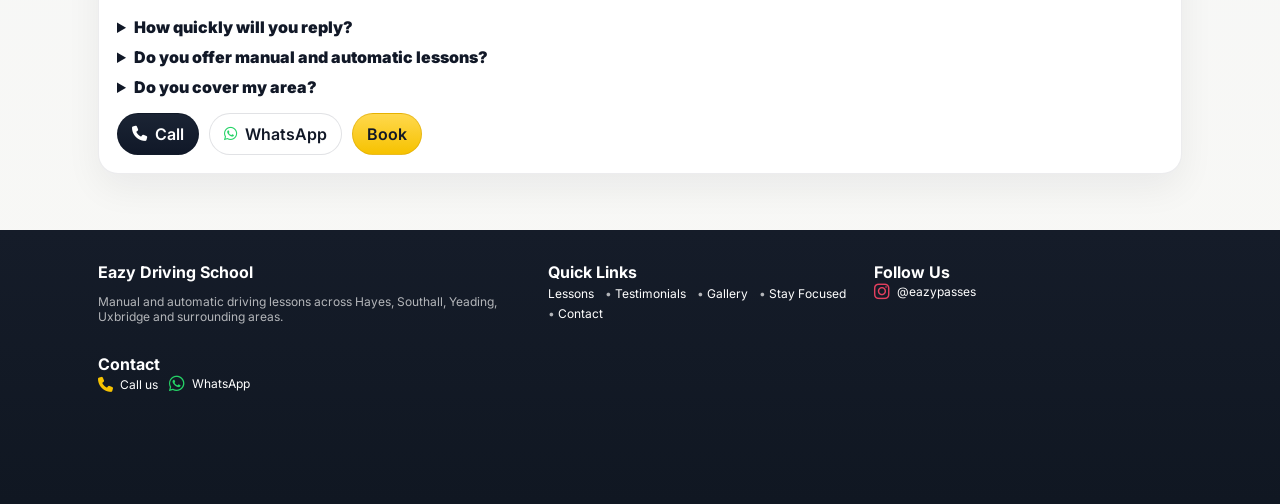
<file: contact.html>
<!doctype html>
<html lang="en">
<head>
  <meta charset="utf-8" />
  <meta name="viewport" content="width=device-width,initial-scale=1" />
  <title>Get in Touch | Eazy Driving School</title>
  <meta name="description" content="Book manual or automatic driving lessons in Hayes, Southall, Yeading, Uxbridge and nearby areas. Call, WhatsApp or send a booking enquiry online." />
  <link rel="stylesheet" href="assets/styles.css" />
  <link rel="stylesheet" href="https://cdnjs.cloudflare.com/ajax/libs/font-awesome/6.7.2/css/all.min.css">
</head>
<body>

<!-- ================= NAVBAR ================= -->
<div class="topbar">
  <div class="container nav">
    <a class="brand" href="index.html?nav=true">
      <div class="logoBox">E</div>
      <div class="brandTitle">
        Eazy Driving School
        <span>Manual & Automatic • West London</span>
      </div>
    </a>

    <!-- Desktop links -->
    <div class="links">
      <a href="index.html?nav=true">Home</a>
      <a href="lessons.html">Lessons</a>
      <a href="testimonials.html">Testimonials</a>
      <a href="gallery.html">Gallery</a>
      <a href="pass-page.html">STAY FOCUSED</a>
      <a href="contact.html" class="active">Contact</a>
      <a class="iconBtn" data-call aria-label="Call"><i class="fa-solid fa-phone"></i></a>
      <a class="btn primary" data-book>Booking Enquiry</a>
    </div>

    <!-- Mobile actions -->
    <div class="mobileNavActions">
      <a class="btn" data-call><i class="fa-solid fa-phone"></i> Call</a>
      <a class="btn primary" data-book>Book</a>

      <button
        class="menuBtn"
        id="menuBtn"
        type="button"
        aria-label="Open menu"
        aria-expanded="false"
        aria-controls="mobileMenu"
      >
        <span class="menuIcon" aria-hidden="true"></span>
      </button>
    </div>
  </div>

  <!-- Mobile dropdown menu -->
  <div class="mobileMenu" id="mobileMenu" aria-hidden="true">
    <div class="container mobileMenuInner">
      <div class="mobileMenuHeader">
        <div class="mobileMenuTitle">Menu</div>
        <button class="menuClose" id="menuClose" type="button" aria-label="Close menu">✕</button>
      </div>

      <nav class="mobileMenuLinks" aria-label="Mobile navigation">
        <a href="index.html?nav=true">Home</a>
        <a href="lessons.html">Lessons</a>
        <a href="testimonials.html">Testimonials</a>
        <a href="gallery.html">Gallery</a>
        <a href="pass-page.html">STAY FOCUSED</a>
        <a href="contact.html" class="active">Contact</a>
      </nav>
    </div>
  </div>
</div>

<!-- ================= PAGE HERO ================= -->
<header class="heroBanner">
  <div class="container heroBannerInner">

    <div class="heroCopy">
      <h1 class="heroTitle">Contact & Booking</h1>

      <p class="heroSub">
        Ready to start driving lessons? Get in touch today to ask a question,
        check availability, or send a booking enquiry.
      </p>

      <div class="heroCtas">
        <a class="btn primary" data-book>Contact Us</a>
        <a class="btn secondary" data-wa><i class="fa-brands fa-whatsapp"></i> WhatsApp</a>
      </div>
    </div>

    <div class="heroVisual">
      <img src="assets/hero-5.jpg" alt="Driving lesson with Eazy Driving School" />
    </div>

  </div>

  <div class="heroTrust">
    <div class="container heroTrustInner">
      <div class="trustTick"><span class="tickMark">✓</span> Fast replies</div>
      <div class="trustTick"><span class="tickMark">✓</span> Manual & Automatic</div>
      <div class="trustTick"><span class="tickMark">✓</span> Yeading, Hayes, Uxbridge & Nearby</div>
    </div>
  </div>
</header>


<!-- ================= CONTACT GRID ================= -->
<section class="section">
  <div class="container">
    <h2>Get in Touch</h2>

    <div class="tiles contactTiles">
    <!-- Call / WhatsApp -->
    <div class="card tile">
      <div class="tileTop">
        <div class="icoDot" aria-hidden="true"></div>
        <div>
          <h3>Call or WhatsApp</h3>
          <p>Get in touch directly to ask a question or check lesson availability.</p>
        </div>
      </div>

      <div class="tileButtons">
        <a class="btn dark" data-call>
            <i class="fa-solid fa-phone"></i>
            Call now
        </a>

        <a class="btn secondary" data-wa>
            <i class="fa-brands fa-whatsapp"></i>
            WhatsApp
        </a>
      </div>

      <ul class="tileList">
        <li>Quick replies</li>
        <li>Friendly advice</li>
        <li>Flexible lesson times</li>
      </ul>

      <p class="note" style="margin-top:12px">
        WhatsApp is usually the quickest way to get a reply.
      </p>
    </div>

      <!-- Areas covered -->
      <div class="card tile">
        <div class="tileTop">
          <div class="icoDot" aria-hidden="true"></div>
          <div>
            <h3>Areas Covered</h3>
            <p>Yeading, Hayes, Southall, Uxbridge and surrounding areas.</p>
          </div>
        </div>

        <div class="tileButtons">
          <a class="btn secondary" data-wa>
              <i class="fa-brands fa-whatsapp"></i>
              Check Your Postcode
          </a>
          <a class="btn primary" data-book>Contact Us</a>
        </div>

        <ul class="tileList">
          <li>Local test route knowledge</li>
          <li>Pick-up & drop-off available</li>
          <li>Flexible lesson locations</li>
        </ul>

        <p class="note" style="margin-top:12px">
          Not sure if your area is covered? Send your postcode on WhatsApp and we’ll confirm.
        </p>
      </div>

      <!-- Booking form -->
      <div class="card tile">
        <div class="tileTop">
          <div class="icoDot" aria-hidden="true"></div>
          <div>
            <h3>Send a Booking Enquiry</h3>
            <p>Fill in the form below and we’ll get back to you as soon as possible.</p>
          </div>
        </div>

        <form class="web3form" style="margin-top:10px">
          <input type="hidden" name="access_key" value="6dcfdeb3-79f5-4c06-9466-cbb309057089">
          <input type="hidden" name="subject" value="New Booking Enquiry - Eazy Driving School">
          <input type="hidden" name="from_name" value="Eazy Driving School Website">
          <input type="hidden" name="form_source" value="Contact Page Booking Form">
          <input type="checkbox" name="botcheck" style="display:none;">
          <input class="field" type="text" name="name" placeholder="Full name" required />
          <input class="field" type="tel" name="phone" placeholder="Mobile number" required />
          <input class="field" type="email" name="email" placeholder="Email address" />

          <select class="field" name="lessonType" required>
            <option value="">Lesson type</option>
            <option>Manual</option>
            <option>Automatic</option>
            <option>Intensive</option>
            <option>Refresher</option>
            <option>Stay Focused Training</option>
          </select>

          <select class="field" name="area" required>
            <option value="">Area</option>
            <option>Hayes</option>
            <option>Southall</option>
            <option>Yeading</option>
            <option>Uxbridge</option>
            <option>Other (specify in message)</option>
          </select>

          <textarea class="field" name="message" placeholder="Preferred days/times, experience level, test date, or any questions..."></textarea>

          <button class="btn primary" type="submit">Send Enquiry</button>
        </form>
      </div>

      
    </div>
  </div>
</section>

<!-- ================= CONTACT DETAILS ================= -->
<section class="section">
  <div class="container">
    <div class="card" style="padding:18px; border-left:6px solid var(--yellow)">
      <h2 style="margin-top:0;">Contact Details</h2>
      <p style="margin:0 0 10px; color:var(--muted);">
        You can also contact Eazy Driving School directly using the details below.
      </p>
      <p style="margin:0; line-height:1.8;">
        <strong>Email:</strong> <a href="mailto:eazy@eazydrivingschool.co.uk">eazy@eazydrivingschool.co.uk</a><br />
        <strong>Phone:</strong> <a href="tel:07957212670">07957 212670</a><br />
        <strong>Location:</strong> Hayes, Middlesex
      </p>
    </div>
  </div>
</section>

<!-- ================= FAQ ================= -->
<section class="section">
  <div class="container">
    <div class="card" style="padding:18px">
      <h2 style="margin-top:0">FAQs</h2>

      <details style="margin-top:10px">
        <summary style="font-weight:900; cursor:pointer">How quickly will you reply?</summary>
        <p class="note" style="margin:10px 0 0">
          WhatsApp is usually the quickest way to get a response. Enquiry forms are also checked regularly.
        </p>
      </details>

      <details style="margin-top:10px">
        <summary style="font-weight:900; cursor:pointer">Do you offer manual and automatic lessons?</summary>
        <p class="note" style="margin:10px 0 0">
          Yes, both manual and automatic lessons are available depending on availability.
        </p>
      </details>

      <details style="margin-top:10px">
        <summary style="font-weight:900; cursor:pointer">Do you cover my area?</summary>
        <p class="note" style="margin:10px 0 0">
          We cover Hayes, Southall, Yeading, Uxbridge and surrounding areas. Send your postcode if you want to double check.
        </p>
      </details>

      <div style="margin-top:16px; display:flex; gap:10px; flex-wrap:wrap">
        <a class="btn dark" data-call><i class="fa-solid fa-phone"></i> Call</a>
        <a class="btn secondary" data-wa><i class="fa-brands fa-whatsapp"></i> WhatsApp</a>
        <a class="btn primary" data-book>Book</a>
      </div>
    </div>
  </div>
</section>

<!-- ================= FOOTER ================= -->
<footer class="footer">
  <div class="container footerGrid">

    <div>
      <strong>Eazy Driving School</strong>

      <p class="note">
        Manual and automatic driving lessons across Hayes, Southall, Yeading,
        Uxbridge and surrounding areas.
      </p>
    </div>

    <div>
      <strong>Quick Links</strong><br />

      <span class="note">
        <a href="lessons.html">Lessons</a> •
        <a href="testimonials.html">Testimonials</a> •
        <a href="gallery.html">Gallery</a> •
        <a href="pass-page.html">Stay Focused</a> •
        <a href="contact.html">Contact</a>
      </span>
    </div>

    <div>
      <strong>Follow Us</strong><br />

      <span class="note">
        <a href="https://www.instagram.com/eazypasses/" target="_blank" rel="noopener">
          <i class="fa-brands fa-instagram"></i>
          @eazypasses
        </a>
      </span>
    </div>

    <div>
      <strong>Contact</strong><br />

      <span class="note">
        <a data-call>
          <i class="fa-solid fa-phone"></i>
          Call us
        </a>

        <a data-wa>
          <i class="fa-brands fa-whatsapp"></i>
          WhatsApp
        </a>
      </span>
    </div>

  </div>
</footer>

<!-- Mobile bottom bar -->
<div class="mobileBar">
  <div class="mobileBarInner">
    <a class="btn dark" data-call><i class="fa-solid fa-phone"></i> Call</a>
    <a class="btn secondary" data-wa><i class="fa-brands fa-whatsapp"></i> WhatsApp</a>
    <a class="btn primary" data-book>Book</a>
  </div>
</div>

<!-- Booking modal -->
<div class="modalOverlay" id="modalOverlay" aria-hidden="true">
  <div class="card modal" role="dialog" aria-modal="true" aria-label="Booking form">
    <header>
      <div>
        <strong style="font-size:16px">Booking request</strong><br />
        <small class="note">We’ll confirm availability ASAP.</small>
      </div>
      <button class="x" id="closeModal" type="button" aria-label="Close">✕</button>
    </header>

    <form class="web3form">
      <input type="hidden" name="access_key" value="6dcfdeb3-79f5-4c06-9466-cbb309057089">
      <input type="hidden" name="subject" value="New Booking Request - Eazy Driving School">
      <input type="hidden" name="from_name" value="Eazy Driving School Website">
      <input type="hidden" name="form_source" value="Booking Modal Form">
      <input type="checkbox" name="botcheck" style="display:none;">
      <input class="field" type="text" name="name" placeholder="Full name" required />
      <input class="field" type="tel" name="phone" placeholder="Mobile number" required />
      <input class="field" type="email" name="email" placeholder="Email address" />

      <select class="field" name="lessonType" required>
        <option value="">Lesson type</option>
        <option>Manual</option>
        <option>Automatic</option>
        <option>Intensive</option>
        <option>Refresher</option>
        <option>Stay Focused Training</option>
      </select>

      <select class="field" name="area" required>
        <option value="">Area</option>
        <option>Hayes</option>
        <option>Southall</option>
        <option>Yeading</option>
        <option>Uxbridge</option>
        <option>Other (specify in message)</option>
      </select>

      <textarea class="field" name="message" placeholder="Preferred days/times, experience level, test date, or any questions..."></textarea>

      <button class="btn primary" type="submit">Send Enquiry</button>
    </form>
  </div>
</div>

<script src="assets/app.js"></script>

<script>
  function showSuccessToast(message) {
    const toast = document.createElement("div");
    toast.className = "successToast";
    toast.textContent = message;

    document.body.appendChild(toast);

    setTimeout(() => {
      toast.classList.add("show");
    }, 100);

    setTimeout(() => {
      toast.classList.remove("show");
      setTimeout(() => toast.remove(), 300);
    }, 3500);
  }

  document.querySelectorAll(".web3form").forEach((form) => {
    form.addEventListener("submit", async function (e) {
      e.preventDefault();

      const button = form.querySelector("button[type='submit']");
      const originalText = button.textContent;

      button.textContent = "Sending...";
      button.disabled = true;

      const formData = new FormData(form);

      try {
        const response = await fetch("https://api.web3forms.com/submit", {
          method: "POST",
          body: formData
        });

        const data = await response.json();

        if (data.success) {
          showSuccessToast("Booking enquiry sent ✅ We’ll get back to you soon.");
          form.reset();
        } else {
          showSuccessToast("Something went wrong. Please try again or WhatsApp us.");
        }
      } catch (error) {
        showSuccessToast("Something went wrong. Please try again or WhatsApp us.");
      }

      button.textContent = originalText;
      button.disabled = false;
    });
  });
</script>

</body>
</html>
</file>
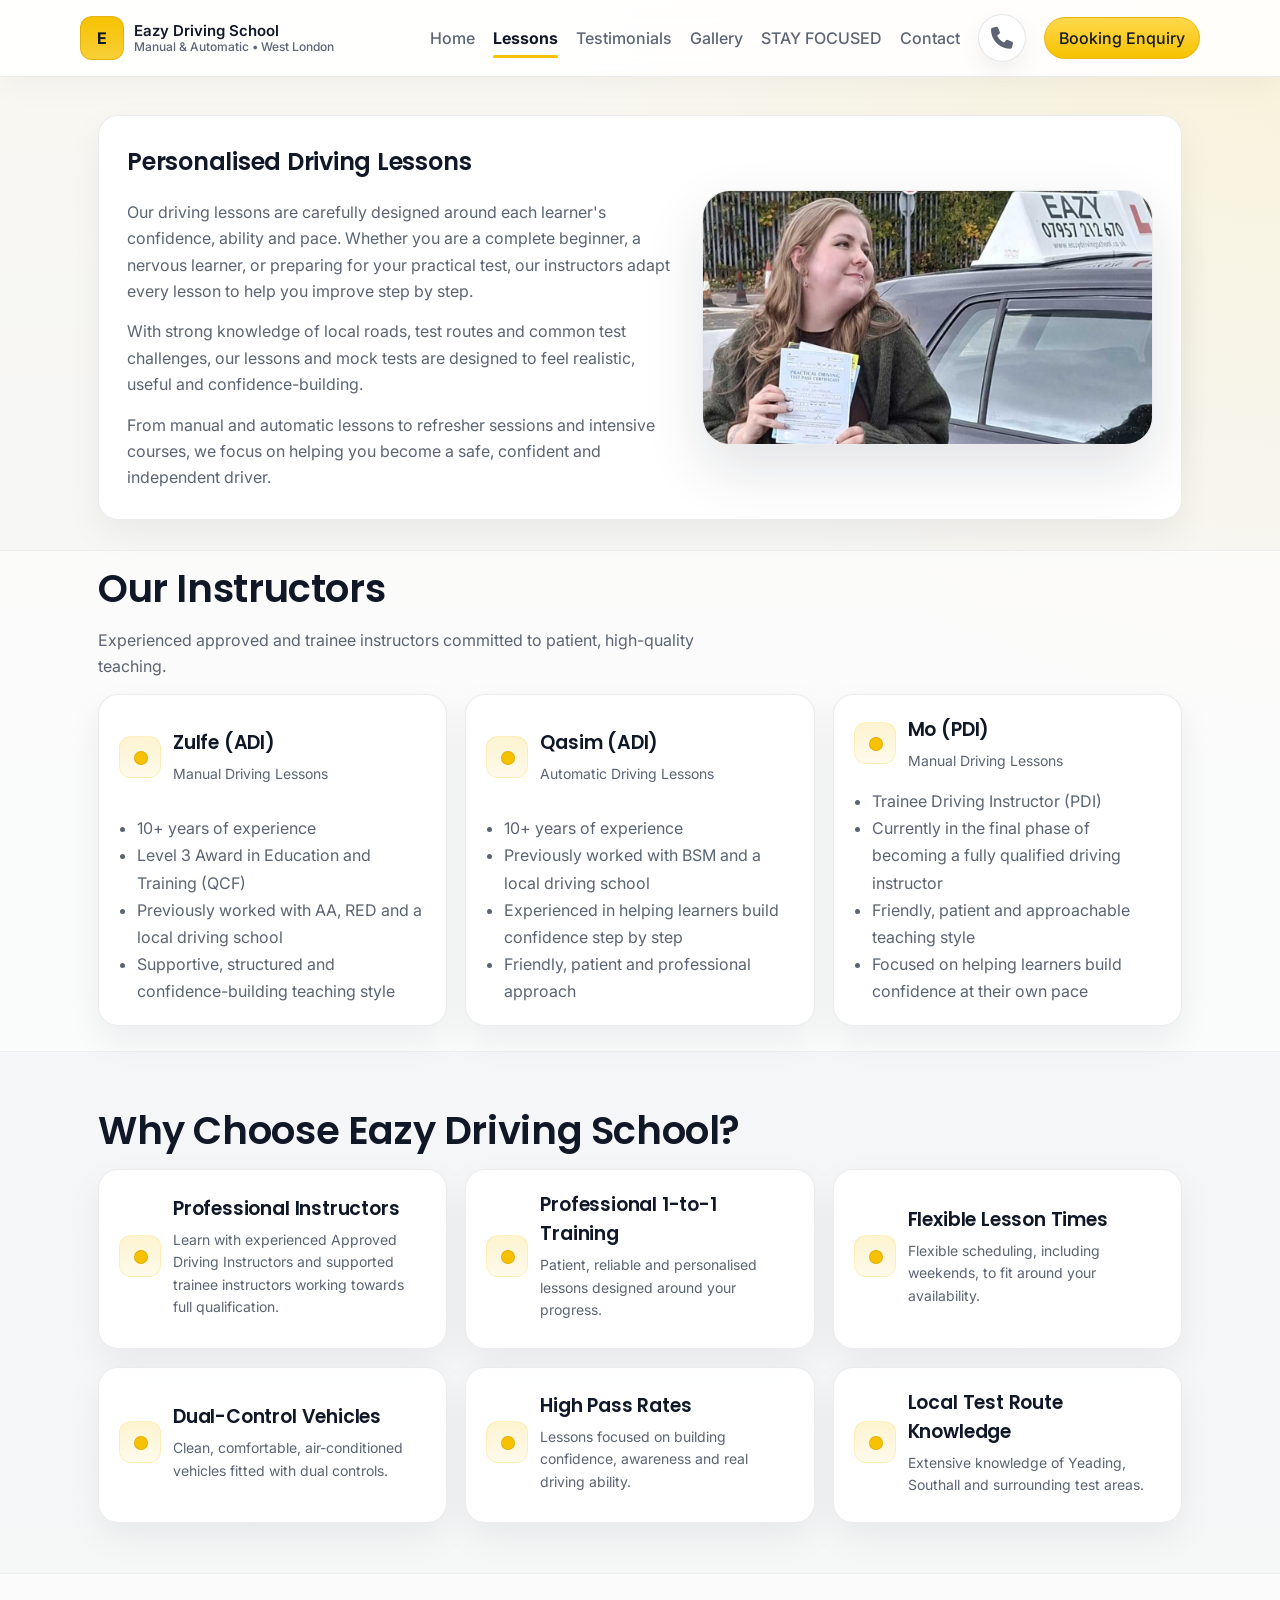
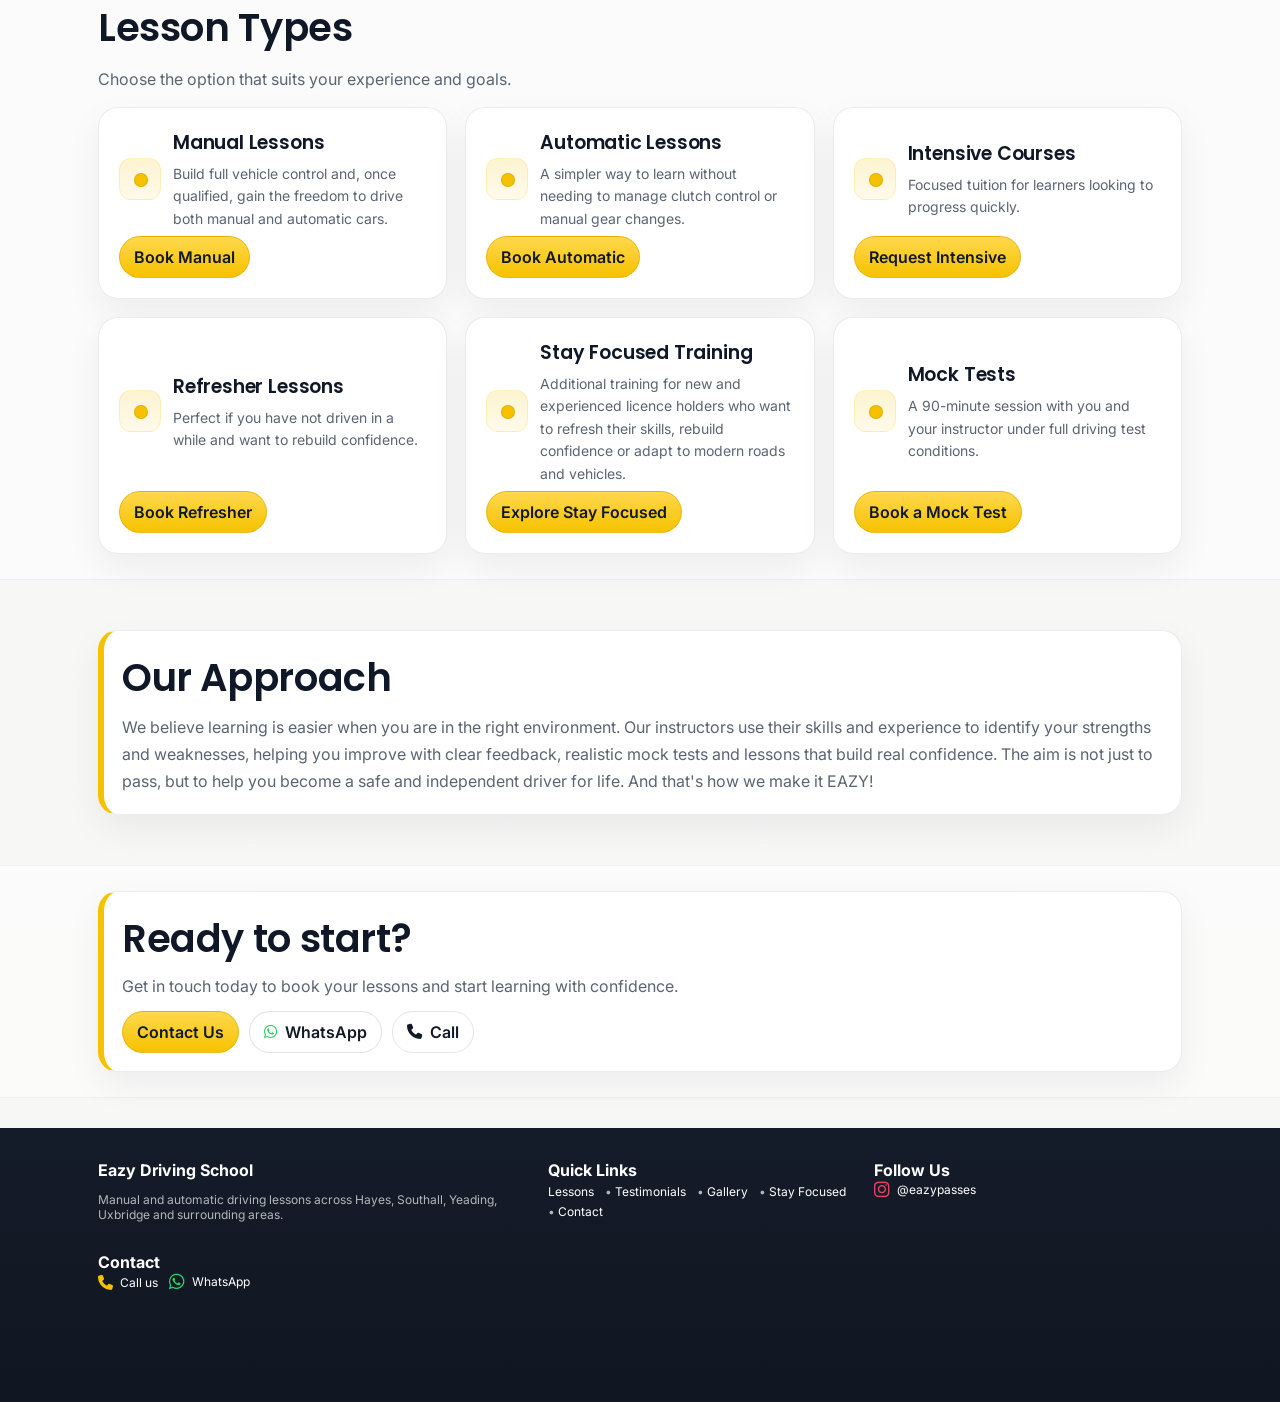
<file: lessons.html>
<!doctype html>
<html lang="en">
<head>
  <meta charset="utf-8" />
  <meta name="viewport" content="width=device-width,initial-scale=1" />
  <title>Lessons & Services | Eazy Driving School</title>
  <meta name="description" content="Manual and automatic driving lessons in Hayes, Southall, Yeading, Uxbridge and surrounding areas. Personalised tuition, refresher lessons, intensive courses, mock tests and Stay Focused driver training." />
  <link rel="stylesheet" href="assets/styles.css" />
  <link rel="stylesheet" href="https://cdnjs.cloudflare.com/ajax/libs/font-awesome/6.7.2/css/all.min.css">
</head>
<body>


<!-- ================= NAVBAR ================= -->
<div class="topbar">
  <div class="container nav">
    <a class="brand" href="index.html?nav=true">
      <div class="logoBox">E</div>
      <div class="brandTitle">
        Eazy Driving School
        <span>Manual & Automatic • West London</span>
      </div>
    </a>

    <!-- Desktop links -->
    <div class="links">
      <a href="index.html?nav=true">Home</a>
      <a href="lessons.html" class="active">Lessons</a>
      <a href="testimonials.html">Testimonials</a>
      <a href="gallery.html">Gallery</a>
      <a href="pass-page.html">STAY FOCUSED</a>
      <a href="contact.html">Contact</a>
      <a class="iconBtn" data-call aria-label="Call"><i class="fa-solid fa-phone"></i></a>
      <a class="btn primary" data-book>Booking Enquiry</a>
    </div>

    <!-- Mobile actions -->
    <div class="mobileNavActions">
      <a class="btn" data-call><i class="fa-solid fa-phone"></i> Call</a>
      <a class="btn primary" data-book>Book</a>

      <button
        class="menuBtn"
        id="menuBtn"
        type="button"
        aria-label="Open menu"
        aria-expanded="false"
        aria-controls="mobileMenu"
      >
        <span class="menuIcon" aria-hidden="true"></span>
      </button>
    </div>
  </div>

  <!-- Mobile dropdown menu -->
  <div class="mobileMenu" id="mobileMenu" aria-hidden="true">
    <div class="container mobileMenuInner">
      <div class="mobileMenuHeader">
        <div class="mobileMenuTitle">Menu</div>
        <button class="menuClose" id="menuClose" type="button" aria-label="Close menu">✕</button>
      </div>

      <nav class="mobileMenuLinks" aria-label="Mobile navigation">
        <a href="index.html?nav=true">Home</a>
        <a href="lessons.html" class="active">Lessons</a>
        <a href="testimonials.html">Testimonials</a>
        <a href="gallery.html">Gallery</a>
        <a href="pass-page.html">STAY FOCUSED</a>
        <a href="contact.html">Contact</a>
      </nav>
    </div>
  </div>
</div>


<!-- ================= INTRO ================= -->
<section class="section">
  <div class="container">
    <div class="card" style="padding: 28px;">
      <div style="display:grid; grid-template-columns: 1.1fr .9fr; gap:24px; align-items:center;">
        <div>
          <h1 style="margin-top:0;">Personalised Driving Lessons</h1>

          <p>
            Our driving lessons are carefully designed around each learner's confidence, ability and pace.
            Whether you are a complete beginner, a nervous learner, or preparing for your practical test,
            our instructors adapt every lesson to help you improve step by step.
          </p>

          <p>
            With strong knowledge of local roads, test routes and common test challenges, our lessons and mock
            tests are designed to feel realistic, useful and confidence-building.
          </p>

          <p style="margin-bottom:0;">
            From manual and automatic lessons to refresher sessions and intensive courses, we focus on helping
            you become a safe, confident and independent driver.
          </p>
        </div>

        <div class="heroVisual">
          <img src="assets/hero-3.jpg" alt="Learner driver with Eazy Driving School" />
        </div>
      </div>
    </div>
  </div>
</section>

<!-- ================= INSTRUCTORS ================= -->
<section class="section">
  <div class="container">
    <h2>Our Instructors</h2>
    <p>Experienced approved and trainee instructors committed to patient, high-quality teaching.</p>

    <div class="tiles">
      <div class="card tile">
        <div class="tileTop">
          <div class="icoDot" aria-hidden="true"></div>
          <div>
            <h3>Zulfe (ADI)</h3>
            <p>Manual Driving Lessons</p>
          </div>
        </div>
        <ul style="margin:10px 0 0; padding-left:18px; color:var(--muted); line-height:1.7">
          <li>10+ years of experience</li>
          <li>Level 3 Award in Education and Training (QCF)</li>
          <li>Previously worked with AA, RED and a local driving school</li>
          <li>Supportive, structured and confidence-building teaching style</li>
        </ul>
      </div>

      <div class="card tile">
        <div class="tileTop">
          <div class="icoDot" aria-hidden="true"></div>
          <div>
            <h3>Qasim (ADI)</h3>
            <p>Automatic Driving Lessons</p>
          </div>
        </div>
        <ul style="margin:10px 0 0; padding-left:18px; color:var(--muted); line-height:1.7">
          <li>10+ years of experience</li>
          <li>Previously worked with BSM and a local driving school</li>
          <li>Experienced in helping learners build confidence step by step</li>
          <li>Friendly, patient and professional approach</li>
        </ul>
      </div>

      <div class="card tile">
        <div class="tileTop">
          <div class="icoDot" aria-hidden="true"></div>
          <div>
            <h3>Mo (PDI)</h3>
            <p>Manual Driving Lessons</p>
          </div>
        </div>

        <ul style="margin:10px 0 0; padding-left:18px; color:var(--muted); line-height:1.7">
          <li>Trainee Driving Instructor (PDI)</li>
          <li>Currently in the final phase of becoming a fully qualified driving instructor</li>
          <li>Friendly, patient and approachable teaching style</li>
          <li>Focused on helping learners build confidence at their own pace</li>
        </ul>
      </div>


    </div>
  </div>
</section>

<!-- ================= WHY CHOOSE US ================= -->
<section class="section">
  <div class="container">
    <h2>Why Choose Eazy Driving School?</h2>

    <div class="tiles">
      <div class="card tile">
        <div class="tileTop">
          <div class="icoDot" aria-hidden="true"></div>
          <div>
            <h3>Professional Instructors</h3>
            <p>Learn with experienced Approved Driving Instructors and supported trainee instructors working towards full qualification.</p>
          </div>
        </div>
      </div>

      <div class="card tile">
        <div class="tileTop">
          <div class="icoDot" aria-hidden="true"></div>
          <div>
            <h3>Professional 1-to-1 Training</h3>
            <p>Patient, reliable and personalised lessons designed around your progress.</p>
          </div>
        </div>
      </div>

      <div class="card tile">
        <div class="tileTop">
          <div class="icoDot" aria-hidden="true"></div>
          <div>
            <h3>Flexible Lesson Times</h3>
            <p>Flexible scheduling, including weekends, to fit around your availability.</p>
          </div>
        </div>
      </div>

      <div class="card tile">
        <div class="tileTop">
          <div class="icoDot" aria-hidden="true"></div>
          <div>
            <h3>Dual-Control Vehicles</h3>
            <p>Clean, comfortable, air-conditioned vehicles fitted with dual controls.</p>
          </div>
        </div>
      </div>

      <div class="card tile">
        <div class="tileTop">
          <div class="icoDot" aria-hidden="true"></div>
          <div>
            <h3>High Pass Rates</h3>
            <p>Lessons focused on building confidence, awareness and real driving ability.</p>
          </div>
        </div>
      </div>

      <div class="card tile">
        <div class="tileTop">
          <div class="icoDot" aria-hidden="true"></div>
          <div>
            <h3>Local Test Route Knowledge</h3>
            <p>Extensive knowledge of Yeading, Southall and surrounding test areas.</p>
          </div>
        </div>
      </div>
    </div>
  </div>
</section>

<!-- ================= LESSON TYPES ================= -->
<section class="section">
  <div class="container">
    <h2>Lesson Types</h2>
    <p>Choose the option that suits your experience and goals.</p>

    <div class="tiles">
      <div class="card tile">
        <div class="tileTop">
          <div class="icoDot" aria-hidden="true"></div>
          <div>
            <h3>Manual Lessons</h3>
            <p>Build full vehicle control and, once qualified, gain the freedom to drive both manual and automatic cars.</p>
          </div>
        </div>
        <a class="btn primary" style="margin-top:12px" data-book>Book Manual</a>
      </div>

      <div class="card tile">
        <div class="tileTop">
          <div class="icoDot" aria-hidden="true"></div>
          <div>
            <h3>Automatic Lessons</h3>
            <p>A simpler way to learn without needing to manage clutch control or manual gear changes.</p>
          </div>
        </div>
        <a class="btn primary" style="margin-top:12px" data-book>Book Automatic</a>
      </div>

      <div class="card tile">
        <div class="tileTop">
          <div class="icoDot" aria-hidden="true"></div>
          <div>
            <h3>Intensive Courses</h3>
            <p>Focused tuition for learners looking to progress quickly.</p>
          </div>
        </div>
        <a class="btn primary" style="margin-top:12px" data-book>Request Intensive</a>
      </div>

      <div class="card tile">
        <div class="tileTop">
          <div class="icoDot" aria-hidden="true"></div>
          <div>
            <h3>Refresher Lessons</h3>
            <p>Perfect if you have not driven in a while and want to rebuild confidence.</p>
          </div>
        </div>
        <a class="btn primary" style="margin-top:12px" data-book>Book Refresher</a>
      </div>

      <div class="card tile">
        <div class="tileTop">
          <div class="icoDot" aria-hidden="true"></div>
          <div>
            <h3>Stay Focused Training</h3>
            <p>Additional training for new and experienced licence holders who want to refresh their skills, rebuild confidence or adapt to modern roads and vehicles.</p>
          </div>
        </div>
        <a class="btn primary" style="margin-top:12px" href="pass-page.html">Explore Stay Focused</a>
      </div>

      <div class="card tile">
        <div class="tileTop">
          <div class="icoDot" aria-hidden="true"></div>
          <div>
            <h3>Mock Tests</h3>
            <p>A 90-minute session with you and your instructor under full driving test conditions.</p>
          </div>
        </div>
        <a class="btn primary" style="margin-top:12px" href="contact.html">Book a Mock Test</a>
      </div>
    </div>
  </div>
</section>

<!-- ================= PHILOSOPHY ================= -->
<section class="section">
  <div class="container">
    <div class="card" style="padding:18px; border-left:6px solid var(--yellow)">
      <h2 style="margin:0 0 8px">Our Approach</h2>
      <p style="margin:0; color:var(--muted); line-height:1.7">
        We believe learning is easier when you are in the right environment.
        Our instructors use their skills and experience to identify your strengths and weaknesses,
        helping you improve with clear feedback, realistic mock tests and lessons that build real confidence.
        The aim is not just to pass, but to help you become a safe and independent driver for life. 
        And that's how we make it EAZY!
      </p>
    </div>
  </div>
</section>

<!-- ================= CTA ================= -->
<section class="section">
  <div class="container">
    <div class="card" style="padding:18px; border-left:6px solid var(--yellow)">
      <h2 style="margin:0 0 6px">Ready to start?</h2>
      <p style="margin:0 0 12px; color:var(--muted)">
        Get in touch today to book your lessons and start learning with confidence.
      </p>
      <div style="display:flex; gap:10px; flex-wrap:wrap">
        <a class="btn primary" data-book>Contact Us</a>
        <a class="btn secondary" data-wa><i class="fa-brands fa-whatsapp"></i> WhatsApp</a>
        <a class="btn" data-call><i class="fa-solid fa-phone"></i> Call</a>
      </div>
    </div>
  </div>
</section>

<!-- ================= FOOTER ================= -->
<footer class="footer">
  <div class="container footerGrid">

    <div>
      <strong>Eazy Driving School</strong>
      <p class="note">
        Manual and automatic driving lessons across Hayes, Southall, Yeading,
        Uxbridge and surrounding areas.
      </p>
    </div>

    <div>
      <strong>Quick Links</strong><br />
      <span class="note">
        <a href="lessons.html">Lessons</a> •
        <a href="testimonials.html">Testimonials</a> •
        <a href="gallery.html">Gallery</a> •
        <a href="pass-page.html">Stay Focused</a> •
        <a href="contact.html">Contact</a>
      </span>
    </div>

    <div>
      <strong>Follow Us</strong><br />
      <span class="note">
        <a href="https://www.instagram.com/eazypasses/" target="_blank" rel="noopener">
          <i class="fa-brands fa-instagram"></i>
          @eazypasses
        </a>
      </span>
    </div>

    <div>
      <strong>Contact</strong><br />
      <span class="note">
        <a data-call>
          <i class="fa-solid fa-phone"></i>
          Call us
        </a>

        <a data-wa>
          <i class="fa-brands fa-whatsapp"></i>
          WhatsApp
        </a>
      </span>
    </div>

  </div>
</footer>

<!-- Mobile bottom bar -->
<div class="mobileBar">
  <div class="mobileBarInner">
    <a class="btn dark" data-call><i class="fa-solid fa-phone"></i> Call</a>
    <a class="btn secondary" data-wa><i class="fa-brands fa-whatsapp"></i> WhatsApp</a>
    <a class="btn primary" data-book>Book</a>
  </div>
</div>

<!-- Booking modal -->
<div class="modalOverlay" id="modalOverlay" aria-hidden="true">
  <div class="card modal" role="dialog" aria-modal="true" aria-label="Booking form">
    <header>
      <div>
        <strong style="font-size:16px">Booking request</strong><br />
        <small class="note">We’ll confirm availability ASAP.</small>
      </div>
      <button class="x" id="closeModal" type="button" aria-label="Close">✕</button>
    </header>

    <form class="web3form">
      <input type="hidden" name="access_key" value="6dcfdeb3-79f5-4c06-9466-cbb309057089">
      <input type="hidden" name="subject" value="New Booking Request - Eazy Driving School">
      <input type="hidden" name="from_name" value="Eazy Driving School Website">
      <input type="hidden" name="form_source" value="Lessons Page Booking Modal">
      <input type="checkbox" name="botcheck" style="display:none;">
      <input class="field" name="name" placeholder="Full name" required />
      <input class="field" name="phone" placeholder="Mobile number" required />

      <select class="field" name="lessonType" required>
        <option value="">Lesson type</option>
        <option>Manual</option>
        <option>Automatic</option>
        <option>Intensive</option>
        <option>Refresher</option>
        <option>Stay Focused Training</option>
      </select>

      <select class="field" name="area" required>
        <option value="">Area</option>
        <option>Hayes</option>
        <option>Southall</option>
        <option>Yeading</option>
        <option>Uxbridge</option>
        <option>Other (specify in notes)</option>
      </select>

      <textarea class="field" name="notes" placeholder="Any notes (test date, experience, preferred days/times)…"></textarea>

      <button class="btn primary" type="submit">Send request</button>
    </form>
  </div>
</div>


<style>
  @media (max-width: 760px){
    .section .card > div[style*="grid-template-columns"]{
      grid-template-columns: 1fr !important;
    }
  }
</style>

<script src="assets/app.js"></script>

<script>
  function showSuccessToast(message) {
    const toast = document.createElement("div");
    toast.className = "successToast";
    toast.textContent = message;

    document.body.appendChild(toast);

    setTimeout(() => {
      toast.classList.add("show");
    }, 100);

    setTimeout(() => {
      toast.classList.remove("show");
      setTimeout(() => toast.remove(), 300);
    }, 3500);
  }

  document.querySelectorAll(".web3form").forEach((form) => {
    form.addEventListener("submit", async function (e) {
      e.preventDefault();

      const button = form.querySelector("button[type='submit']");
      const originalText = button.textContent;

      button.textContent = "Sending...";
      button.disabled = true;

      const formData = new FormData(form);

      try {
        const response = await fetch("https://api.web3forms.com/submit", {
          method: "POST",
          body: formData
        });

        const data = await response.json();

        if (data.success) {
          showSuccessToast("Booking enquiry sent ✅ We’ll get back to you soon.");
          form.reset();
        } else {
          showSuccessToast("Something went wrong. Please try again.");
        }
      } catch (error) {
        showSuccessToast("Something went wrong. Please try again.");
      }

      button.textContent = originalText;
      button.disabled = false;
    });
  });
</script>

</body>
</html>
</file>
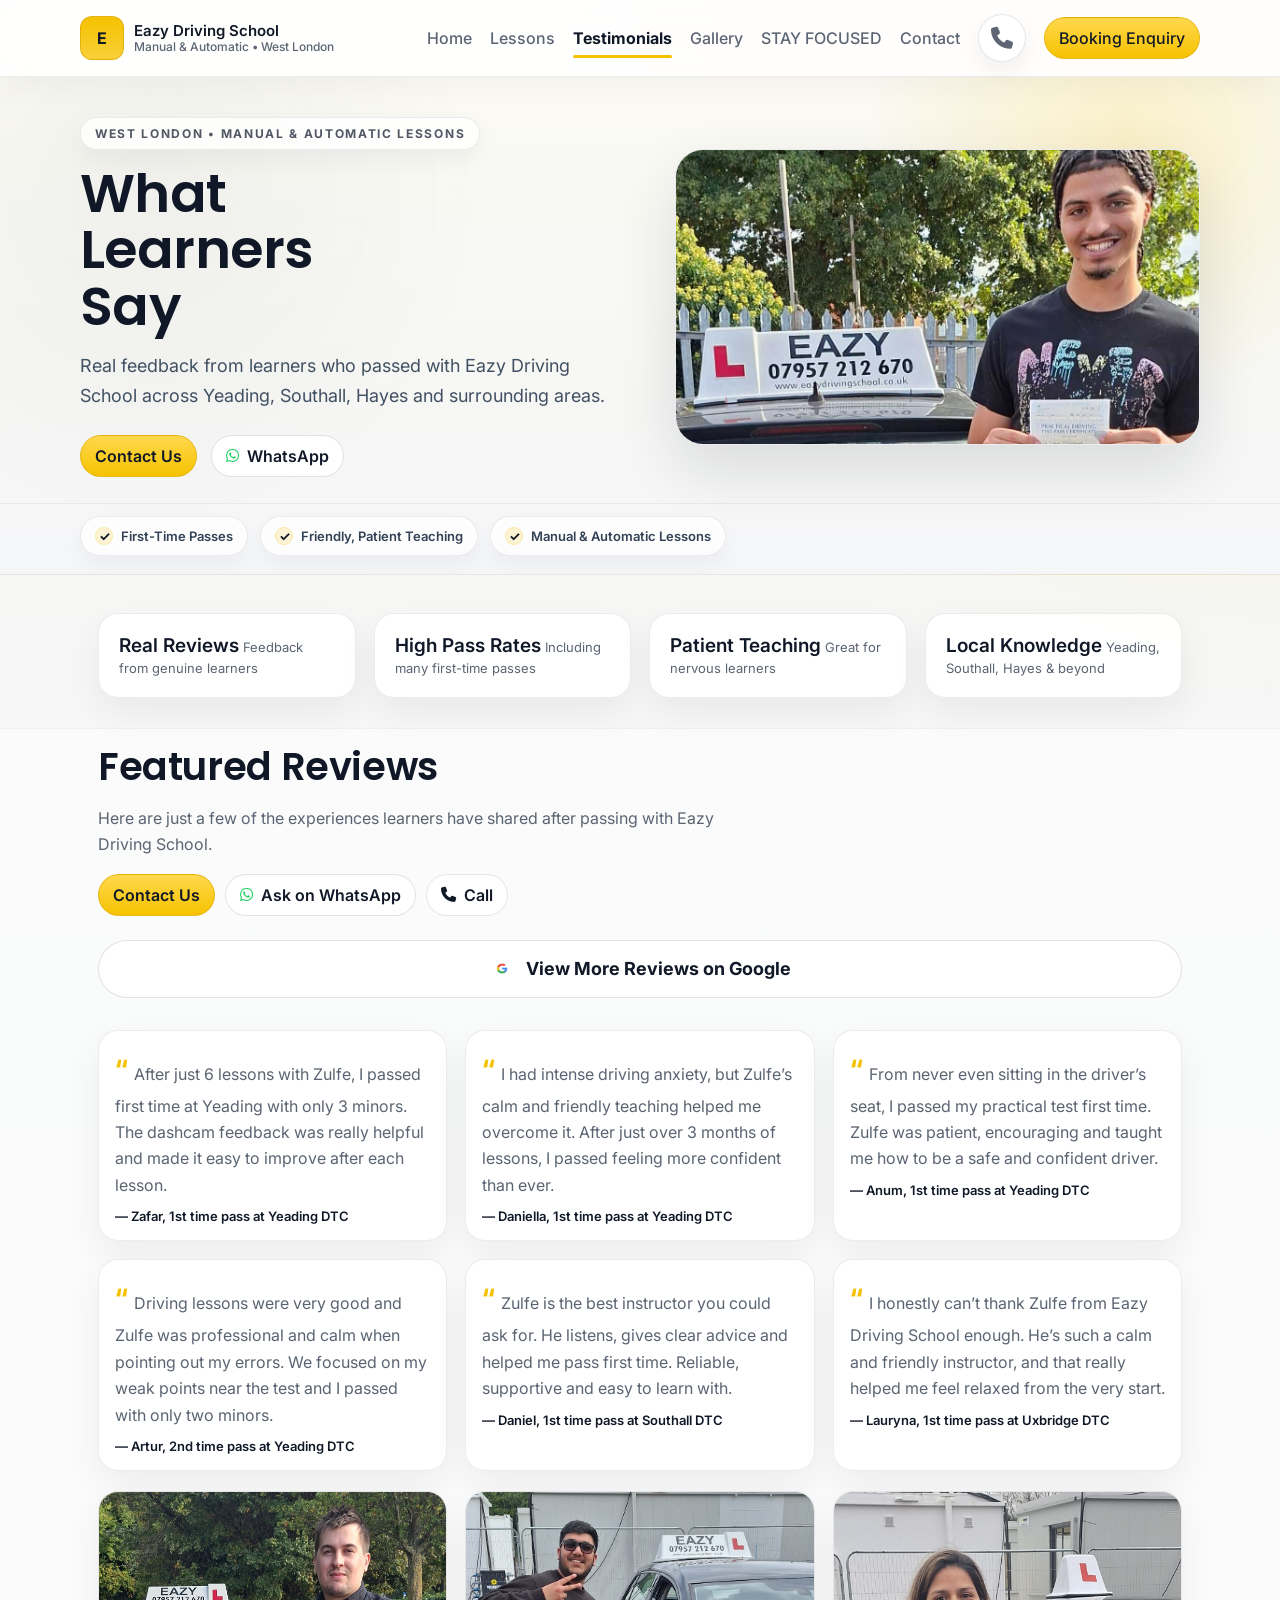
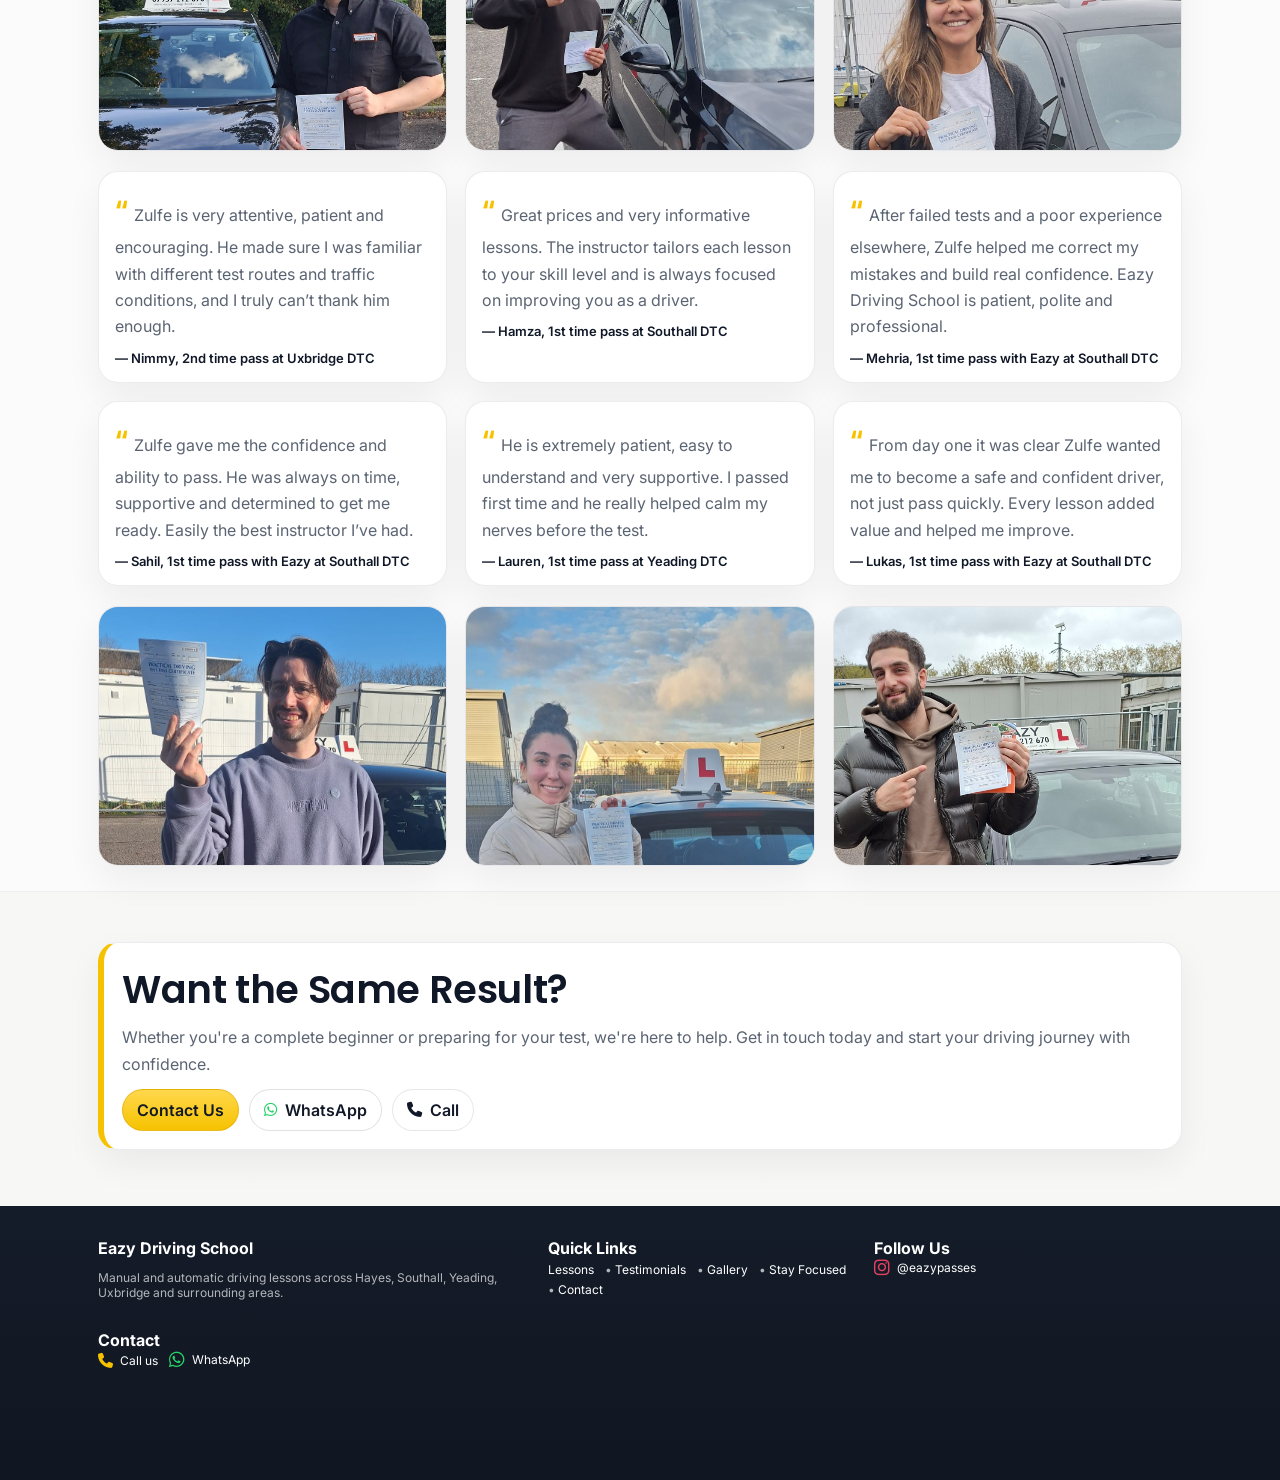
<file: testimonials.html>
<!doctype html>
<html lang="en">
<head>
  <meta charset="utf-8" />
  <meta name="viewport" content="width=device-width,initial-scale=1" />
  <title>Testimonials | Eazy Driving School</title>
  <meta name="description" content="Read real learner reviews for Eazy Driving School. Manual and automatic driving lessons in Hayes, Southall, Yeading, Uxbridge and surrounding areas." />
  <link rel="stylesheet" href="assets/styles.css" />
  <link rel="stylesheet" href="https://cdnjs.cloudflare.com/ajax/libs/font-awesome/6.7.2/css/all.min.css">
</head>
<body>
  

<!-- ================= NAVBAR ================= -->
<div class="topbar">
  <div class="container nav">
    <a class="brand" href="index.html?nav=true">
      <div class="logoBox">E</div>
      <div class="brandTitle">
        Eazy Driving School
        <span>Manual & Automatic • West London</span>
      </div>
    </a>

    <!-- Desktop links -->
    <div class="links">
      <a href="index.html?nav=true">Home</a>
      <a href="lessons.html">Lessons</a>
      <a href="testimonials.html" class="active">Testimonials</a>
      <a href="gallery.html">Gallery</a>
      <a href="pass-page.html">STAY FOCUSED</a>
      <a href="contact.html">Contact</a>
      <a class="iconBtn" data-call aria-label="Call"><i class="fa-solid fa-phone"></i></a>
      <a class="btn primary" data-book>Booking Enquiry</a>
    </div>

    <!-- Mobile actions -->
    <div class="mobileNavActions">
      <a class="btn" data-call><i class="fa-solid fa-phone"></i> Call</a>
      <a class="btn primary" data-book>Book</a>

      <button
        class="menuBtn"
        id="menuBtn"
        type="button"
        aria-label="Open menu"
        aria-expanded="false"
        aria-controls="mobileMenu"
      >
        <span class="menuIcon" aria-hidden="true"></span>
      </button>
    </div>
  </div>

  <!-- Mobile dropdown menu -->
  <div class="mobileMenu" id="mobileMenu" aria-hidden="true">
    <div class="container mobileMenuInner">
      <div class="mobileMenuHeader">
        <div class="mobileMenuTitle">Menu</div>
        <button class="menuClose" id="menuClose" type="button" aria-label="Close menu">✕</button>
      </div>

      <nav class="mobileMenuLinks" aria-label="Mobile navigation">
        <a href="index.html?nav=true">Home</a>
        <a href="lessons.html">Lessons</a>
        <a href="testimonials.html" class="active">Testimonials</a> 
        <a href="gallery.html">Gallery</a>
        <a href="pass-page.html">STAY FOCUSED</a>
        <a href="contact.html">Contact</a>
      </nav>
    </div>
  </div>
</div>

<!-- ================= PAGE HERO ================= -->
<header class="heroBanner">
  <div class="container heroBannerInner">

    <div class="heroCopy">
      <h1 class="heroTitle">What Learners Say</h1>

      <p class="heroSub">
        Real feedback from learners who passed with Eazy Driving School across
        Yeading, Southall, Hayes and surrounding areas.
      </p>

      <div class="heroCtas">
        <a class="btn primary" data-book>Contact Us</a>
        <a class="btn secondary" data-wa><i class="fa-brands fa-whatsapp"></i> WhatsApp</a>
      </div>
    </div>

    <div class="heroVisual">
      <img src="assets/hero-4.jpg" alt="Driving lesson with Eazy Driving School" />
    </div>

  </div>

  <div class="heroTrust">
    <div class="container heroTrustInner">
      <div class="trustTick"><span class="tickMark">✓</span> First-Time Passes</div>
      <div class="trustTick"><span class="tickMark">✓</span> Friendly, Patient Teaching</div>
      <div class="trustTick"><span class="tickMark">✓</span> Manual & Automatic Lessons</div>
    </div>
  </div>
</header>

<!-- ================= TRUST STRIP ================= -->
<section class="section">
  <div class="container">
    <div class="trustStrip">
      <div class="card trustItem">
        <b>Real Reviews</b>
        <span>Feedback from genuine learners</span>
      </div>
      <div class="card trustItem">
        <b>High Pass Rates</b>
        <span>Including many first-time passes</span>
      </div>
      <div class="card trustItem">
        <b>Patient Teaching</b>
        <span>Great for nervous learners</span>
      </div>
      <div class="card trustItem">
        <b>Local Knowledge</b>
        <span>Yeading, Southall, Hayes & beyond</span>
      </div>
    </div>
  </div>
</section>

<!-- ================= FEATURED TESTIMONIALS ================= -->
<section class="section">
  <div class="container">
    <h2>Featured Reviews</h2>
    <p>Here are just a few of the experiences learners have shared after passing with Eazy Driving School.</p>

    <div class="reviewActions">
      <a class="btn primary" data-book>Contact Us</a>
      <a class="btn secondary" data-wa>
        <i class="fa-brands fa-whatsapp"></i>
        Ask on WhatsApp
      </a>
      <a class="btn" data-call><i class="fa-solid fa-phone"></i> Call</a>
    </div>

    <div class="googleReviewsRow">
      <a class="btn secondary googleReviewBtn"
        href="https://www.google.com/search?sca_esv=0a14a03dc8f69617&rlz=1C1YTUH_en-GBGB1224GB1224&sxsrf=APpeQntioJeVva9PLUm6rEZA_WaARyduug:1785861327291&si=APenkKm7iecQ4G6P-TsbSMFKIQtv3EFIqRAFw-i8uEbk55Z-_za8QWE1c_4pMiN48Ab_hWfUOAKd5M8JT2RU3HmA4psN-d2N25K1V_lNxDB45dfXJXk218GpEZs1S8FRHCjzVutEfytZHbbEntirNt0wWr5KWd6tEw%3D%3D&q=Eazy+Driving+School+Reviews&sa=X&ved=2ahUKEwit1Z_ws4eWAxW9UUEAHZdkL4YQ0bkNegQILRAI&biw=1920&bih=991&dpr=1"
        target="_blank"
        rel="noopener noreferrer">
        <img src="assets/google-logo.png" alt="Google logo" class="googleLogo">
        <span>View More Reviews on Google</span>
      </a>
    </div>

    <!-- Row 1 reviews -->
    <div class="quotes">
      <div class="card quote">
        <p>After just 6 lessons with Zulfe, I passed first time at Yeading with only 3 minors. The dashcam feedback was really helpful and made it easy to improve after each lesson.</p>
        <div class="who">— Zafar, 1st time pass at Yeading DTC</div>
      </div>

      <div class="card quote">
        <p>I had intense driving anxiety, but Zulfe’s calm and friendly teaching helped me overcome it. After just over 3 months of lessons, I passed feeling more confident than ever.</p>
        <div class="who">— Daniella, 1st time pass at Yeading DTC</div>
      </div>

      <div class="card quote">
        <p>From never even sitting in the driver’s seat, I passed my practical test first time. Zulfe was patient, encouraging and taught me how to be a safe and confident driver.</p>
        <div class="who">— Anum, 1st time pass at Yeading DTC</div>
      </div>
    </div>

    <!-- Row 2 reviews -->
    <div class="quotes reviewRowGap">
      <div class="card quote">
        <p>Driving lessons were very good and Zulfe was professional and calm when pointing out my errors. We focused on my weak points near the test and I passed with only two minors.</p>
        <div class="who">— Artur, 2nd time pass at Yeading DTC</div>
      </div>

      <div class="card quote">
        <p>Zulfe is the best instructor you could ask for. He listens, gives clear advice and helped me pass first time. Reliable, supportive and easy to learn with.</p>
        <div class="who">— Daniel, 1st time pass at Southall DTC</div>
      </div>

      <div class="card quote">
        <p>I honestly can’t thank Zulfe from Eazy Driving School enough. He’s such a calm and friendly instructor, and that really helped me feel relaxed from the very start.</p>
        <div class="who">— Lauryna, 1st time pass at Uxbridge DTC</div>
      </div>
    </div>

    <!-- Row 1 images -->
    <div class="passGallery reviewImageGap">
      <img src="assets/pass-1.jpg" alt="Recent driving test pass with Eazy Driving School">
      <img src="assets/pass-2.jpg" alt="Recent driving test pass with Eazy Driving School">
      <img src="assets/pass-3.jpg" alt="Recent driving test pass with Eazy Driving School">
    </div>

    <!-- Row 3 reviews -->
    <div class="quotes reviewImageGap">
      <div class="card quote">
        <p>Zulfe is very attentive, patient and encouraging. He made sure I was familiar with different test routes and traffic conditions, and I truly can’t thank him enough.</p>
        <div class="who">— Nimmy, 2nd time pass at Uxbridge DTC</div>
      </div>

      <div class="card quote">
        <p>Great prices and very informative lessons. The instructor tailors each lesson to your skill level and is always focused on improving you as a driver.</p>
        <div class="who">— Hamza, 1st time pass at Southall DTC</div>
      </div>

      <div class="card quote">
        <p>After failed tests and a poor experience elsewhere, Zulfe helped me correct my mistakes and build real confidence. Eazy Driving School is patient, polite and professional.</p>
        <div class="who">— Mehria, 1st time pass with Eazy at Southall DTC</div>
      </div>
    </div>

    <!-- Row 4 reviews -->
    <div class="quotes reviewRowGap">
      <div class="card quote">
        <p>Zulfe gave me the confidence and ability to pass. He was always on time, supportive and determined to get me ready. Easily the best instructor I’ve had.</p>
        <div class="who">— Sahil, 1st time pass with Eazy at Southall DTC</div>
      </div>

      <div class="card quote">
        <p>He is extremely patient, easy to understand and very supportive. I passed first time and he really helped calm my nerves before the test.</p>
        <div class="who">— Lauren, 1st time pass at Yeading DTC</div>
      </div>

      <div class="card quote">
        <p>From day one it was clear Zulfe wanted me to become a safe and confident driver, not just pass quickly. Every lesson added value and helped me improve.</p>
        <div class="who">— Lukas, 1st time pass with Eazy at Southall DTC</div>
      </div>
    </div>

    <!-- Row 2 images -->
    <div class="passGallery reviewImageGap">
      <img src="assets/pass-4.jpg" alt="Recent driving test pass with Eazy Driving School">
      <img src="assets/pass-5.jpg" alt="Recent driving test pass with Eazy Driving School">
      <img src="assets/pass-6.jpg" alt="Recent driving test pass with Eazy Driving School">
    </div>

  </div>
</section>

<!-- ================= CTA ================= -->
<section class="section">
  <div class="container">
    <div class="card" style="padding:18px; border-left:6px solid var(--yellow)">
      <h2 style="margin:0 0 6px">Want the Same Result?</h2>
      <p style="margin:0 0 12px; color:var(--muted)">
        Whether you're a complete beginner or preparing for your test, we're here to help. Get in touch today and start your driving journey with confidence.
      </p>
      <div style="display:flex; gap:10px; flex-wrap:wrap">
        <a class="btn primary" data-book>Contact Us</a>
        <a class="btn secondary" data-wa><i class="fa-brands fa-whatsapp"></i> WhatsApp</a>
        <a class="btn" data-call><i class="fa-solid fa-phone"></i> Call</a>
      </div>
    </div>
  </div>
</section>

<!-- ================= FOOTER ================= -->
<footer class="footer">
  <div class="container footerGrid">
    <div>
      <strong>Eazy Driving School</strong>
      <p class="note">Manual and automatic driving lessons across Hayes, Southall, Yeading, Uxbridge and surrounding areas.</p>
    </div>
    <div>
      <strong>Quick Links</strong><br />
      <span class="note">
        <a href="lessons.html">Lessons</a> •
        <a href="testimonials.html">Testimonials</a> •
        <a href="gallery.html">Gallery</a> •
        <a href="pass-page.html">Stay Focused</a> •
        <a href="contact.html">Contact</a>
      </span>
    </div>
    <div>
      <strong>Follow Us</strong><br />
      <span class="note">
        <a href="https://www.instagram.com/eazypasses/" target="_blank" rel="noopener">
            <i class="fa-brands fa-instagram"></i> @eazypasses
        </a>
      </span>
    </div>
    <div>
      <strong>Contact</strong><br />
      <span class="note">
        <a data-call>
            <i class="fa-solid fa-phone"></i> Call us
        </a>
        <a data-wa>
            <i class="fa-brands fa-whatsapp"></i> WhatsApp
        </a>
      </span>
    </div>
  </div>
</footer>

<!-- Mobile bottom bar -->
<div class="mobileBar">
  <div class="mobileBarInner">
    <a class="btn dark" data-call><i class="fa-solid fa-phone"></i> Call</a>
    <a class="btn secondary" data-wa><i class="fa-brands fa-whatsapp"></i> WhatsApp</a>
    <a class="btn primary" data-book>Book</a>
  </div>
</div>

<!-- Booking modal -->
<div class="modalOverlay" id="modalOverlay" aria-hidden="true">
  <div class="card modal" role="dialog" aria-modal="true" aria-label="Booking form">
    <header>
      <div>
        <strong style="font-size:16px">Booking request</strong><br />
        <small class="note">We’ll confirm availability ASAP.</small>
      </div>
      <button class="x" id="closeModal" type="button" aria-label="Close">✕</button>
    </header>

    <form class="web3form">
      <input type="hidden" name="access_key" value="6dcfdeb3-79f5-4c06-9466-cbb309057089">
      <input type="hidden" name="subject" value="New Booking Request - Eazy Driving School">
      <input type="hidden" name="from_name" value="Eazy Driving School Website">
      <input type="hidden" name="form_source" value="Testimonials Page Booking Modal">
      <input type="checkbox" name="botcheck" style="display:none;">
      <input class="field" type="text" name="name" placeholder="Full name" required />
      <input class="field" type="tel" name="phone" placeholder="Mobile number" required />
      <input class="field" type="email" name="email" placeholder="Email address" />

      <select class="field" name="lessonType" required>
        <option value="">Lesson type</option>
        <option>Manual</option>
        <option>Automatic</option>
        <option>Intensive</option>
        <option>Refresher</option>
        <option>Stay Focused Training</option>
      </select>

      <select class="field" name="area" required>
        <option value="">Area</option>
        <option>Hayes</option>
        <option>Southall</option>
        <option>Yeading</option>
        <option>Uxbridge</option>
        <option>Other (specify in message)</option>
      </select>

      <textarea class="field" name="message" placeholder="Preferred days/times, experience level, test date, or any questions..."></textarea>

      <button class="btn primary" type="submit">Send Enquiry</button>
    </form>
  </div>
</div>

<script src="assets/app.js"></script>

<script>
  function showSuccessToast(message) {
    const toast = document.createElement("div");
    toast.className = "successToast";
    toast.textContent = message;

    document.body.appendChild(toast);

    setTimeout(() => {
      toast.classList.add("show");
    }, 100);

    setTimeout(() => {
      toast.classList.remove("show");
      setTimeout(() => toast.remove(), 300);
    }, 3500);
  }

  document.querySelectorAll(".web3form").forEach((form) => {
    form.addEventListener("submit", async function (e) {
      e.preventDefault();

      const button = form.querySelector("button[type='submit']");
      const originalText = button.textContent;

      button.textContent = "Sending...";
      button.disabled = true;

      const formData = new FormData(form);

      try {
        const response = await fetch("https://api.web3forms.com/submit", {
          method: "POST",
          body: formData
        });

        const data = await response.json();

        if (data.success) {
          showSuccessToast("Booking enquiry sent ✅ We’ll get back to you soon.");
          form.reset();
        } else {
          showSuccessToast("Something went wrong. Please try again.");
        }
      } catch (error) {
        showSuccessToast("Something went wrong. Please try again.");
      }

      button.textContent = originalText;
      button.disabled = false;
    });
  });
</script>

</body>
</html>
</file>
<file: assets/styles.css>
@import url('https://fonts.googleapis.com/css2?family=Inter:wght@400;500;600&family=Poppins:wght@500;600&display=swap');

:root{
  /* Brand */
  --navy:#0b1f3a;
  --navy2:#102a4d;
  --yellow:#f6c200;
  --yellow-dark:#d39f00;

  /* UI */
  --bg:#f4f6fb;
  --card:#ffffff;
  --text:#0f172a;
  --muted:#475569;
  --stroke: rgba(15,23,42,.12);

  --radius:14px;
  --shadow: 0 8px 22px rgba(2,6,23,.06);
  --max:1120px;
}

*{box-sizing:border-box}
html{scroll-behavior:smooth}
body{
  margin:0;
  font-family:'Inter', system-ui, -apple-system, Segoe UI, Roboto, Helvetica, Arial;
  background:var(--bg);
  color:var(--text);
  font-weight:400;
}
a{color:inherit;text-decoration:none}
img{max-width:100%;display:block}
button,input,select,textarea{font:inherit}

/* ===== Typography ===== */
h1,h2,h3{
  font-family:'Poppins', system-ui, sans-serif;
  font-weight:600;
  letter-spacing:-0.01em;
  color:var(--navy);
}

/* ===== Layout ===== */
.container{max-width:var(--max); margin:0 auto; padding:0 18px}
.card{
  background:var(--card);
  border:1px solid var(--stroke);
  border-radius:var(--radius);
  box-shadow:var(--shadow);
}

/* ===== Header / Nav ===== */
.topbar{
  position:sticky;
  top:0;
  z-index:50;
  background:#fff;
  border-bottom:1px solid var(--stroke);
}
.nav{
  display:flex;
  align-items:center;
  justify-content:space-between;
  padding:14px 0;
  gap:12px;
}
.brand{
  display:flex;
  align-items:center;
  gap:10px;
  font-weight:600;
  min-width: 220px;
}
.logoBox{
  width:44px;height:44px;
  border-radius:12px;
  background:linear-gradient(180deg,var(--yellow),rgba(246,194,0,.78));
  border:1px solid rgba(211,159,0,.55);
  display:grid;place-items:center;
  color:#111827;
  font-weight:700;
  flex: 0 0 auto;
}
.brandTitle{
  line-height:1.05;
  font-size: 15px;
}
.brandTitle span{
  display:block;
  font-size:12px;
  color:var(--muted);
  font-weight:500;
  margin-top: 2px;
}

.links{
  display:flex;
  gap:18px;
  align-items:center;
}
.links a{
  font-weight:500;
  color:var(--muted);
}
.links a:hover{color:var(--text)}

/* ===== Buttons ===== */
.btn{
  display:inline-flex;
  align-items:center;
  justify-content:center;
  gap:8px;
  padding:10px 14px;
  border-radius:12px;
  border:1px solid var(--stroke);
  background:#fff;
  font-weight:600;
  white-space:nowrap;
}
.btn.primary{
  background:var(--yellow);
  border-color:rgba(211,159,0,.65);
  color:#111827;
}
.btn.secondary{
  background:#eef2ff;
  border-color:rgba(37,99,235,.20);
}
.btn.dark{
  background:var(--navy);
  border-color:rgba(11,31,58,.55);
  color:#fff;
}
.btn:active{transform:translateY(1px)}

/* ===== Fields ===== */
.field{
  border:1px solid var(--stroke);
  border-radius:12px;
  padding:10px 12px;
  background:#fff;
}
.field:focus{
  border-color:rgba(211,159,0,.55);
  box-shadow:0 0 0 3px rgba(246,194,0,.22);
  outline:none;
}

/* =======================================================================
   HERO BANNER
   ======================================================================= */
.heroBanner{
  background:#fff;
  border-bottom:1px solid var(--stroke);
}
.heroBannerInner{
  display:grid;
  grid-template-columns: 1.05fr 1fr;
  gap:26px;
  align-items:center;
  padding: 26px 0 14px;
}

/* Left copy */
.heroTitle{
  margin:0 0 10px;
  font-size:clamp(30px, 3.6vw, 48px);
  line-height:1.08;
}
.heroSub{
  margin:0 0 16px;
  color:var(--muted);
  line-height:1.65;
  max-width:60ch;
  font-size:15.5px;
}
.heroCtas{
  display:flex;
  gap:10px;
  flex-wrap:wrap;
  align-items:center;
}

/* Right image */
.heroVisual{
  border-radius:14px;
  overflow:hidden;
  border:1px solid var(--stroke);
  box-shadow: 0 10px 26px rgba(2,6,23,.08);
  background:#fff;
}
.heroVisual img{
  width:100%;
  aspect-ratio: 16 / 9;
  height:auto;
  object-fit:cover;
  object-position:center 35%;
}

/* Trust ticks row under hero */
.heroTrust{
  border-top:1px solid var(--stroke);
  background:#fff;
}
.heroTrustInner{
  display:flex;
  gap:18px;
  flex-wrap:wrap;
  align-items:center;
  padding:10px 0;
}
.trustTick{
  display:flex;
  align-items:center;
  gap:8px;
  color:var(--muted);
  font-weight:600;
  font-size:13px;
}
.tickMark{
  display:inline-grid;
  place-items:center;
  width:18px;height:18px;
  border-radius:99px;
  background: rgba(34,197,94,.14);
  border:1px solid rgba(34,197,94,.35);
  color: rgba(11,31,58,.9);
  font-weight:700;
}

/* Availability strip */
.availabilityBar{
  background:#f7f8fc;
  border-bottom:1px solid var(--stroke);
}
.availabilityInner{
  display:flex;
  gap:14px;
  align-items:center;
  padding:14px 0;
}
.availLabel{
  font-weight:600;
  color:var(--navy);
  min-width:170px;
}
.availForm{
  flex:1;
  display:grid;
  grid-template-columns: 1.1fr 1fr auto;
  gap:10px;
  align-items:center;
}
.availForm .btn{padding:10px 16px}

/* ===== Sections ===== */
.section{padding:26px 0}
.section h2{
  margin:0 0 8px;
  font-size:22px;
}
.section p{
  margin:0 0 14px;
  color:var(--muted);
  line-height:1.65;
}

/* ===== Tiles ===== */
.tiles{
  display:grid;
  grid-template-columns:repeat(3,1fr);
  gap:14px;
}
.tile{padding:16px}
.tileTop{
  display:flex;
  gap:12px;
  align-items:center;
  margin-bottom:6px;
}
.icoDot{
  width:42px;height:42px;
  border-radius:12px;
  background:#f3f4f6;
  border:1px solid rgba(15,23,42,.10);
  position:relative;
  flex:0 0 auto;
}
.icoDot::after{
  content:"";
  width:10px;height:10px;
  border-radius:99px;
  background:var(--yellow);
  border:1px solid rgba(211,159,0,.55);
  position:absolute;
  top:10px;left:10px;
}
.tile h3{margin:0;font-size:16px}
.tile p{margin:6px 0 0; color:var(--muted); line-height:1.6; font-size:14px}
.tile a{
  margin-top:10px;
  display:inline-flex;
  font-weight:600;
  color:var(--navy);
}
.tile a:hover{text-decoration:underline}

/* Make entire tile clickable */
.tileLink{
  display:block;
  color: inherit;
  cursor: pointer;
  transition: transform .12s ease, box-shadow .12s ease, border-color .12s ease;
}
.tileLink:hover{
  transform: translateY(-2px);
  box-shadow: 0 12px 30px rgba(2,6,23,.10);
  border-color: rgba(15,23,42,.18);
}
.tileLink:active{ transform: translateY(0px); }
.tileLink:focus-visible{
  outline: 3px solid rgba(246,194,0,.35);
  outline-offset: 3px;
}
.tileCta{
  display:inline-flex;
  margin-top: 10px;
  font-weight: 600;
  color: var(--navy);
}
.tileLink:hover .tileCta{ text-decoration: underline; }

/* ===== Trust strip ===== */
.trustStrip{
  display:grid;
  grid-template-columns:repeat(4,1fr);
  gap:14px;
}
.trustItem{padding:14px}
.trustItem b{font-weight:600}
.trustItem span{font-size:13px;color:var(--muted)}


/* ================= TESTIMONIAL SLIDER ================= */
.testimonialSlider{
  overflow: hidden;
  position: relative;
  margin-top: 10px;
  touch-action: pan-y;
  -webkit-tap-highlight-color: transparent;
}
.testimonialTrack{
  display: flex;
  gap: 16px;
  width: max-content;
  animation: scrollTestimonials 35s linear infinite;
  will-change: transform;
  transform: translateZ(0);
}
.testimonialTrack .quote{
  min-width: 320px;
  max-width: 320px;
  flex-shrink: 0;
}
@media (hover: hover) and (pointer: fine){
  .testimonialSlider:hover .testimonialTrack{
    animation-play-state: paused;
  }
}
.testimonialSlider.isPaused .testimonialTrack{
  animation-play-state: paused;
}
@keyframes scrollTestimonials{
  from{ transform: translateX(0); }
  to{ transform: translateX(-50%); }
}
@media (prefers-reduced-motion: reduce){
  .testimonialTrack{ animation: none !important; }
}

/* ===== Footer ===== */
.footer{
  margin-top:18px;
  border-top:1px solid var(--stroke);
  background:#fff;
  padding:22px 0;
}
.footerGrid{
  display:grid;
  grid-template-columns:1.4fr 1fr 1fr;
  gap:14px;
}
.note{font-size:12px;color:var(--muted)}

/* ===== Mobile bar ===== */
.mobileBar{
  position:fixed;
  left:50%;
  transform:translateX(-50%);
  bottom:12px;
  width:min(var(--max),calc(100% - 18px));
  z-index:80;
  display:none;
}
.mobileBarInner{
  display:grid;
  grid-template-columns:1fr 1fr 1fr;
  gap:10px;
  padding:10px;
  background:#fff;
  border:1px solid var(--stroke);
  border-radius:16px;
  box-shadow:0 16px 40px rgba(2,6,23,.16);
}

/* ===== Modal ===== */
.modalOverlay{
  position:fixed;
  inset:0;
  background:rgba(2,6,23,.55);
  display:none;
  place-items:center;
  z-index:120;
}
.modal{
  width:min(650px,calc(100% - 18px));
  padding:16px;
  border-radius:16px;
}
.modal header{
  display:flex;
  justify-content:space-between;
  align-items:center;
  margin-bottom:10px;
}
.x{
  width:42px;height:42px;
  border-radius:12px;
  border:1px solid var(--stroke);
  background:#fff;
  cursor:pointer;
}
form{display:grid; gap:10px}
textarea{min-height:110px; resize:vertical}

/* =======================================================================
   RESPONSIVE FIXES (iPhone + iPad)
   ======================================================================= */

@media (max-width: 980px){
  .heroBannerInner{grid-template-columns: 1fr; gap: 16px}
  .heroVisual img:not(.heroSlide){
    aspect-ratio: 16 / 10;
    object-position: center 40%;
  }
  .availabilityInner{flex-direction:column; align-items:stretch}
  .availLabel{min-width:unset}
  .availForm{grid-template-columns: 1fr; }

  .trustStrip{grid-template-columns: 1fr 1fr}
  .tiles{grid-template-columns: 1fr 1fr}
  .footerGrid{grid-template-columns: 1fr}

  .testimonialTrack .quote{ min-width: 300px; max-width: 300px; }
}

@media (max-width: 900px){
  .links > a:not(.btn){ display:none; }
  .brandTitle{ font-size: 14px; }
  .brandTitle span{ font-size: 11.5px; }
}

/* =========================================================
   MOBILE POLISH (NO scaling — proper sizing instead)
   ========================================================= */
@media (max-width: 760px){
  body{ padding-bottom: 92px; }
  .container{ padding: 0 18px; }

  /* Hide desktop links */
  .links{ display:none; }
  .mobileBar{ display:block; }

  /* ✅ IMPORTANT: hide topbar Call/Book on mobile (keep bottom bar) */
  .topbar [data-call],
  .topbar [data-book]{
    display:none !important;
  }

  /* Topbar spacing */
  .topbar{ padding: 2px 0; }
  .nav{ padding: 10px 0; position: relative; }

  .brand{
    gap: 12px;
    min-width: 0;
    margin-left: 6px;
  }
  .logoBox{
    width: 40px;
    height: 40px;
    border-radius: 12px;
    font-size: 16px;
    flex-shrink: 0;
  }
  .brandTitle{
    line-height: 1.15;
    font-size: 13.5px;
    min-width: 0;
  }
  .brandTitle span{
    font-size: 11.5px;
    margin-top: 2px;
    white-space: nowrap;
    overflow: hidden;
    text-overflow: ellipsis;
    max-width: 220px;
  }

  /* HERO: tighter sizing (this is your "scale down") */
  .heroBanner{
    background: var(--bg);
    border-bottom: 0;
    padding: 10px 0 0;
  }
  .heroBannerInner{
    grid-template-columns: 1fr;
    gap: 10px;             /* was 12 */
    padding: 0;
  }
  .heroCopy{
    background: #fff;
    border: 1px solid var(--stroke);
    border-radius: 18px;
    box-shadow: var(--shadow);
    padding: 14px;         /* was 16 */
  }
  .heroTitle{
    font-size: 30px;       /* was 32 */
    line-height: 1.07;
    margin: 0 0 8px;
  }
  .heroSub{
    font-size: 14px;       /* was 14.5 */
    line-height: 1.55;
    margin: 0 0 10px;
  }
  .heroCtas{
    display: grid;
    grid-template-columns: 1fr;
    gap: 10px;
  }
  .heroCtas .btn{
    width: 100%;
    justify-content: center;
    padding: 11px 14px;    /* was 12px */
    border-radius: 14px;
    font-size: 14px;
  }
  .heroVisual{
    border-radius: 16px;   /* slightly tighter */
    box-shadow: var(--shadow);
  }
  .heroVisual img:not(.heroSlide){
    aspect-ratio: 16 / 10;
    object-position: center 40%;
  }

  /* Trust ticks card (slightly tighter) */
  .heroTrust{
    background: transparent;
    border-top: 0;
    padding: 0 0 10px;
  }
  .heroTrustInner{
    background: #fff;
    border: 1px solid var(--stroke);
    border-radius: 16px;
    box-shadow: var(--shadow);
    padding: 10px 12px;    /* tighter */
    gap: 10px;
  }
  .trustTick{ font-size: 12px; }

  /* Availability card — scaled down properly */
  .availabilityBar{
    background: transparent;
    border-bottom: 0;
    padding: 6px 0 0;
  }
  .availabilityInner{
    background: #fff;
    border: 1px solid var(--stroke);
    border-radius: 16px;
    box-shadow: var(--shadow);
    padding: 12px;         /* keep */
    margin: 0 0 14px;
  }
  .availLabel{
    margin: 0 0 8px;
    font-size: 14px;
  }
  .availForm{ grid-template-columns: 1fr; gap: 10px; }
  .availForm .field{
    padding: 9px 12px;
    font-size: 14px;
  }
  .availForm .btn{
    width: 100%;
    border-radius: 14px;
    padding: 11px 14px;
    font-size: 14px;
  }

  .tiles{grid-template-columns: 1fr}
  .trustStrip{grid-template-columns: 1fr}

  .testimonialTrack{ animation-duration: 45s; }
  .testimonialTrack .quote{ min-width: 280px; max-width: 280px; }
}

@media (max-width: 420px){
  .logoBox{ width:40px; height:40px; border-radius: 12px; }
  .brandTitle{ font-size: 13px; }
  .brandTitle span{ font-size: 11px; max-width: 185px; }
}

@media (min-width: 761px) and (max-width: 1024px){
  .container{
    padding-left: 28px;
    padding-right: 28px;
  }
  .heroBannerInner{ gap: 32px; }
}

/* =========================================================
   PREMIUM MOBILE MENU (slide-down)
   ========================================================= */

.mobileNavActions{
  display:none;
  align-items:center;
  gap:10px;
}

/* Premium icon button */
.menuBtn{
  width:44px;
  height:44px;
  border-radius:14px;
  border:1px solid var(--stroke);
  background: rgba(255,255,255,.85);
  backdrop-filter: blur(10px);
  -webkit-backdrop-filter: blur(10px);
  display:grid;
  place-items:center;
  box-shadow: 0 10px 26px rgba(2,6,23,.10);
  cursor:pointer;
}
.menuBtn:active{ transform: translateY(1px); }

/* Nudge hamburger left slightly */
@media (max-width: 760px){
  .menuBtn{ margin-right: 6px; }
  .mobileNavActions{ display:flex; margin-right: 2px; }
}

/* Hamburger icon */
.menuIcon{
  width:18px;
  height:2px;
  background: var(--navy);
  position:relative;
  border-radius:99px;
}
.menuIcon::before,
.menuIcon::after{
  content:"";
  position:absolute;
  left:0;
  width:18px;
  height:2px;
  background: var(--navy);
  border-radius:99px;
}
.menuIcon::before{ top:-6px; }
.menuIcon::after{ top:6px; }

/* Slide-down panel */
.mobileMenu{
  position: fixed;
  inset: 0;
  background: rgba(244,246,251,.72);
  backdrop-filter: blur(14px);
  -webkit-backdrop-filter: blur(14px);
  opacity: 0;
  visibility: hidden;
  pointer-events: none;
  transition: opacity 180ms ease, visibility 180ms ease;
  z-index: 120;
  overflow-y: auto;
}

.mobileMenuInner{
  padding: 84px 18px 18px;
  min-height: 100%;
}

/* ===== Premium mobile menu header ===== */
.mobileMenuHeader{
  display:flex;
  align-items:center;
  justify-content:space-between;
  margin-bottom:6px;
  padding:6px 0;
}

.mobileMenuHeader{
  max-width: 420px;
  margin: 0 auto 6px;
}

.mobileMenuTitle{
  font-size:14px;
  font-weight:700;
  color:var(--navy);
  letter-spacing:-0.01em;
  opacity:.85;
}

.menuClose{
  width:40px;
  height:40px;
  border-radius:12px;
  border:1px solid var(--stroke);
  background: rgba(255,255,255,.9);
  cursor:pointer;
}

/* ===== Links card ===== */
.mobileMenuLinks{
  background:#fff;
  border:1px solid var(--stroke);
  border-radius:18px;
  box-shadow: var(--shadow);
  overflow:hidden;
}

.mobileMenuLinks a{
  display:flex;
  align-items:center;
  justify-content:space-between;
  padding:14px 14px;
  font-weight:700;
  color: var(--navy);
  border-top:1px solid rgba(15,23,42,.08);
  transition: background 0.15s ease;
}

.mobileMenuLinks a:first-child{ border-top:0; }

.mobileMenuLinks a:hover{
  background: rgba(15,23,42,.03);
}

.mobileMenuLinks a:active{
  background: rgba(15,23,42,.05);
}

.mobileMenuLinks a::after{
  content:"›";
  color: rgba(11,31,58,.55);
  font-weight:900;
}

.mobileMenuLinks{
  max-width: 420px;
  margin: 0 auto;
}

/* No duplicate CTA buttons inside menu */
.mobileMenuCtas{ display:none; }

.mobileMenu.open{
  opacity: 1;
  visibility: visible;
  pointer-events: auto;
}

@media (max-width: 380px){
  .mobileMenuInner{ padding-left: 16px; padding-right: 16px; }
}

/* =========================================
   MOBILE: subtle scale-down for hero + availability
   ========================================= */
@media (max-width: 760px){

  /* scale down hero block slightly */
  .heroBanner{
    transform: scale(0.95);
    transform-origin: top center;
  }

  /* pull next section up so no awkward gap */
  .heroBanner + .availabilityBar{
    margin-top: -12px;
  }

  /* scale down availability card slightly */
  .availabilityBar{
    transform: scale(0.95);
    transform-origin: top center;
  }

  /* tighten spacing below availability */
  .availabilityBar + .section{
    margin-top: -10px;
  }
}


/* ===== Cross-page mobile fixes ===== */
@media (max-width: 760px){
  .mobileBarInner > .btn,
  .availForm > .btn{
    min-width:0;
    width:100%;
  }

  .mobileBarInner{
    grid-template-columns: repeat(3, minmax(0, 1fr));
  }

  .mobileBarInner .btn{
    padding: 10px 8px;
    font-size: 14px;
  }

  .availabilityInner .availForm[style]{
    display:grid !important;
    grid-template-columns: repeat(3, minmax(0, 1fr)) !important;
    gap:10px;
    justify-content:stretch !important;
  }

  .availabilityInner .availForm[style] .btn{
    padding: 10px 8px;
    font-size: 14px;
  }

  .topbar{
    position:sticky;
    top:0;
    z-index:50;
    background:#fff;
    border-bottom:1px solid var(--stroke);
    overflow: visible;
  }

  .heroBanner,
  .availabilityBar{
    transform:none !important;
  }

  .heroBanner + .availabilityBar,
  .availabilityBar + .section{
    margin-top: 0 !important;
  }
}

.heroSlider{
  position: relative;
  overflow: hidden;
  aspect-ratio: 16 / 9;
  min-height: 0;
  background: #fff;
}

.heroSlide{
  position: absolute;
  inset: 0;
  width: 100%;
  height: 100%;
  object-fit: cover;
  object-position: center 35%;
  opacity: 0;
  transition: opacity 1s ease;
}

.heroSlide.active{
  opacity: 1;
  z-index: 1;
}

/* Override the generic .heroVisual img rule for slider images */
.heroSlider .heroSlide{
  aspect-ratio: auto;
  height: 100%;
}

@media (max-width: 760px){
  .heroSlider{
    aspect-ratio: 4 / 3;
  }

  .heroSlide{
    object-position: center 30%;
  }
}



.section .container{
  align-items: stretch;
}


.tileButtons{
  display:flex;
  gap:10px;
  flex-wrap:wrap;
  margin-top:10px;
}

.tileList{
  margin:12px 0 0;
  padding-left:18px;
  color:var(--muted);
  line-height:1.7;
  font-size:14px;
}

.tileList li{
  margin-bottom:4px;
}

/* =========================================================
   2026 PREMIUM REFRESH OVERRIDES
   ========================================================= */
:root{
  --bg:#f7f7f3;
  --card:#ffffff;
  --text:#111827;
  --muted:#5b6472;
  --stroke: rgba(15,23,42,.10);
  --navy:#101828;
  --navy2:#1a2332;
  --yellow:#f6c200;
  --yellow-dark:#d9a400;
  --radius:18px;
  --shadow:0 18px 40px rgba(15,23,42,.08);
}

body{
  background:
    radial-gradient(circle at top right, rgba(246,194,0,.10), transparent 22%),
    linear-gradient(180deg, #f9f8f2 0%, #f5f6f8 32%, #f8f8f5 100%);
}

.topbar{
  background:rgba(255,255,255,.88);
  backdrop-filter:blur(12px);
  -webkit-backdrop-filter:blur(12px);
  border-bottom:1px solid rgba(15,23,42,.08);
  box-shadow:0 10px 30px rgba(15,23,42,.04);
}
.links a,
.brandTitle span{color:#5d6574}
.links a[style*="var(--text)"],
.links a:hover{color:var(--navy)!important;}

.btn{
  border-radius:999px;
  transition:transform .18s ease, box-shadow .18s ease, background .18s ease, border-color .18s ease;
}
.btn:hover{
  transform:translateY(-1px);
  box-shadow:0 10px 22px rgba(15,23,42,.10);
}
.btn.primary{
  background:linear-gradient(180deg, #ffd84d 0%, var(--yellow) 100%);
  border-color:rgba(217,164,0,.55);
}
.btn.secondary{
  background:rgba(255,255,255,.78);
  border-color:rgba(15,23,42,.10);
}
.btn.dark{
  background:linear-gradient(180deg, #1b2434 0%, #101828 100%);
  border-color:rgba(16,24,40,.72);
}

.card{
  border-radius:20px;
  border:1px solid rgba(15,23,42,.08);
  box-shadow:0 14px 36px rgba(15,23,42,.06);
}

.heroBanner{
  position:relative;
  overflow:hidden;
  background:
    radial-gradient(circle at top right, rgba(246,194,0,.16), transparent 24%),
    linear-gradient(135deg, #0d1522 0%, #111827 52%, #171c28 100%);
  border-bottom:0;
}
.heroBanner::before{
  content:"";
  position:absolute;
  inset:0;
  background:
    linear-gradient(90deg, rgba(255,255,255,.04) 1px, transparent 1px),
    linear-gradient(180deg, rgba(255,255,255,.03) 1px, transparent 1px);
  background-size:40px 40px;
  mask-image:linear-gradient(180deg, rgba(0,0,0,.45), transparent 90%);
  pointer-events:none;
}
.heroBannerInner{
  position:relative;
  z-index:1;
  padding:42px 0 20px;
  gap:42px;
}
.heroCopy{
  max-width:620px;
}
.heroTitle,
.heroBanner .heroCopy h1,
.heroBanner .heroCopy h2,
.heroBanner .heroCopy h3{color:#fff;}
.heroTitle{
  font-size:clamp(40px, 5vw, 72px);
  line-height:1.02;
  max-width:10ch;
  margin-bottom:16px;
}
.heroSub{
  color:rgba(255,255,255,.78);
  font-size:18px;
  max-width:55ch;
  margin-bottom:22px;
}
.heroCopy::before{
  content:"WEST LONDON • MANUAL & AUTOMATIC LESSONS";
  display:inline-flex;
  align-items:center;
  gap:10px;
  margin-bottom:18px;
  padding:8px 14px;
  border-radius:999px;
  border:1px solid rgba(255,255,255,.12);
  background:rgba(255,255,255,.06);
  color:rgba(255,255,255,.72);
  font-size:12px;
  letter-spacing:.14em;
  font-weight:700;
}
.heroCtas{gap:14px;}
.heroVisual{
  border-radius:28px;
  border:1px solid rgba(255,255,255,.10);
  background:rgba(255,255,255,.05);
  box-shadow:0 24px 70px rgba(0,0,0,.28);
}
.heroVisual img{object-position:center 28%;}
.heroSlider{background:#0f172a;}
.heroTrust{
  position:relative;
  z-index:1;
  border-top:1px solid rgba(255,255,255,.08);
  background:transparent;
}
.heroTrustInner{
  padding:14px 0 18px;
  gap:12px;
}
.trustTick{
  padding:10px 14px;
  border-radius:999px;
  background:rgba(255,255,255,.08);
  border:1px solid rgba(255,255,255,.10);
  color:rgba(255,255,255,.82);
  font-size:13px;
}
.tickMark{
  background:rgba(246,194,0,.18);
  border-color:rgba(246,194,0,.25);
  color:#fff;
}

.availabilityBar{
  position:relative;
  margin-top:-18px;
  padding-bottom:6px;
  background:transparent;
  border-bottom:0;
  z-index:2;
}
.availabilityInner{
  padding:16px;
  background:linear-gradient(180deg, #161f2d 0%, #101828 100%);
  border:1px solid rgba(255,255,255,.08);
  border-radius:24px;
  box-shadow:0 22px 52px rgba(15,23,42,.18);
}
.availLabel{
  min-width:160px;
  color:#fff;
  font-size:16px;
}
.availForm .field{
  background:rgba(255,255,255,.97);
  border-color:transparent;
}
.availForm .btn.primary{min-width:120px;}

.section{padding:40px 0;}
.section h2{font-size:clamp(28px, 3vw, 40px); margin-bottom:10px;}
.section > .container > p:first-of-type{max-width:64ch;}

.section:nth-of-type(even):not(.availabilityBar){
  position:relative;
}
.section:nth-of-type(even):not(.availabilityBar)::before{
  content:"";
  position:absolute;
  inset:12px 0;
  background:rgba(255,255,255,.48);
  border-top:1px solid rgba(15,23,42,.05);
  border-bottom:1px solid rgba(15,23,42,.05);
  z-index:-1;
}

.trustStrip,.tiles,.quotes,.footerGrid{gap:18px;}
.trustItem,.tile,.quote{padding:20px;}
.trustItem{
  background:rgba(255,255,255,.86);
}
.trustItem b,
.tile h3{font-size:19px; color:var(--navy);}
.tile{
  background:rgba(255,255,255,.92);
  transition:transform .18s ease, box-shadow .18s ease, border-color .18s ease;
}
.tile:hover{
  transform:translateY(-4px);
  box-shadow:0 24px 46px rgba(15,23,42,.10);
}
.icoDot{
  background:linear-gradient(180deg, rgba(246,194,0,.18), rgba(246,194,0,.10));
  border-color:rgba(246,194,0,.18);
}
.icoDot::after{
  width:12px;height:12px;top:14px;left:14px;
}
.quote{
  background:linear-gradient(180deg, rgba(255,255,255,.96), rgba(255,255,255,.88));
}
.testimonialTrack .quote{
  border-radius:22px;
}

.footer{
  background:linear-gradient(180deg, #121925 0%, #0e1420 100%);
  border-top:0;
  padding:32px 0 110px;
}
.footer strong,
.footer a{color:#fff;}
.footer .note{color:rgba(255,255,255,.68);}


/* Contact page specific */
.contactTiles{
  display:grid;
  grid-template-columns:1fr 1fr 1.2fr;
  gap:18px;
  align-items:start;
}
.contactTiles .tile{height:auto;}
.tileButtons{display:flex;gap:10px;flex-wrap:wrap;margin-top:14px;}
.tileList{margin:14px 0 0;padding-left:18px;color:var(--muted);line-height:1.7;font-size:14px;}
.tileList li{margin-bottom:4px;}

/* ===== Testimonials + Review/Image layout ===== */
.quotes{
  display:grid;
  grid-template-columns:repeat(3,1fr);
  gap:18px;
}

.quote{
  padding:16px;
  border-radius:20px;
  background:linear-gradient(180deg, #ffffff 0%, #fafafa 100%);
  border:1px solid rgba(15,23,42,.08);
  box-shadow:0 14px 36px rgba(15,23,42,.06);
  transition:transform .2s ease, box-shadow .2s ease, border-color .2s ease;
}

.quote:hover{
  transform:translateY(-4px);
  box-shadow:0 18px 40px rgba(15,23,42,.12);
  border-color:rgba(15,23,42,.15);
}

.quote p{
  margin:0;
  line-height:1.65;
}

.quote p::before{
  content:"“";
  font-size:28px;
  font-weight:700;
  color:var(--yellow);
  margin-right:6px;
}

.quote .who{
  margin-top:10px;
  font-size:13px;
  font-weight:600;
  color:var(--navy);
}

.reviewActions{
  display:flex;
  gap:10px;
  flex-wrap:wrap;
  margin-top:16px;
  margin-bottom:24px;
}

.reviewRowGap{
  margin-top:18px;
}

.reviewImageGap{
  margin-top:20px;
}

.googleReviewBtn{
  display:inline-flex;
  align-items:center;
  gap:10px;
}

.googleLogo{
  width:22px;
  height:22px;
  object-fit:contain;
  flex:0 0 auto;
}

.passGallery{
  display:grid;
  grid-template-columns:repeat(3,1fr);
  gap:18px;
}

.passGallery img{
  width:100%;
  height:260px;
  object-fit:cover;
  object-position:center top;
  border-radius:20px;
  border:1px solid rgba(15,23,42,.08);
  box-shadow:0 14px 36px rgba(15,23,42,.06);
  transition:transform .2s ease, box-shadow .2s ease;
}

.passGallery img:hover{
  transform:translateY(-4px);
  box-shadow:0 18px 40px rgba(15,23,42,.12);
}


/* Reveal animations */
.reveal{
  opacity:0;
  transform:translateY(24px);
  transition:opacity .65s ease, transform .65s ease;
}
.reveal.is-visible{
  opacity:1;
  transform:translateY(0);
}
.reveal.reveal-delay-1{transition-delay:.08s}
.reveal.reveal-delay-2{transition-delay:.16s}
.reveal.reveal-delay-3{transition-delay:.24s}

@media (prefers-reduced-motion: reduce){
  .reveal,.reveal.is-visible{opacity:1;transform:none;transition:none;}
}

@media (max-width: 980px){
  .heroBannerInner{gap:24px;padding:34px 0 22px;}
  .heroTitle{max-width:12ch;font-size:clamp(34px, 8vw, 56px);}
  .heroCopy::before{font-size:11px;letter-spacing:.10em;}
  .availabilityBar{margin-top:-10px;}
  .contactTiles{grid-template-columns:1fr;}
}

@media (max-width: 760px){
  body{background:#f5f6f8;}
  .topbar{background:rgba(255,255,255,.92);}
  .menuBtn,.menuClose{background:rgba(255,255,255,.95);}
  .heroBanner{padding-top:8px;background:linear-gradient(180deg, #111827 0%, #171d2b 100%);}
  .heroBannerInner{padding:0;gap:14px;}
  .heroCopy{
    padding:18px;
    background:rgba(255,255,255,.04);
    border:1px solid rgba(255,255,255,.08);
    box-shadow:none;
  }
  .heroCopy::before{margin-bottom:14px;}
  .heroTitle{font-size:42px;max-width:none;}
  .heroSub{font-size:15px;}
  .heroVisual{border-radius:22px;}
  .heroTrustInner{background:transparent;border:0;box-shadow:none;padding:4px 0 14px;}
  .trustTick{width:100%;justify-content:flex-start;}
  .availabilityBar{margin-top:0;padding-top:10px;}
  .availabilityInner{
    background:#111827;
    border-radius:22px;
    padding:14px;
    box-shadow:0 18px 40px rgba(15,23,42,.20);
  }
  .availLabel{margin-bottom:0;}
  .section{padding:30px 0;}
  .passGallery img{height:220px;}
  .quotes{grid-template-columns:1fr;}
  .quote{padding:18px;}
}


/* ===== FINAL LIGHT PREMIUM OVERRIDES ===== */
.btn.secondary{
  background:#fff;
  border-color:rgba(15,23,42,.12);
}

.heroBanner{
  position:relative;
  overflow:hidden;
  background:
    radial-gradient(circle at 88% 14%, rgba(246,194,0,.18), transparent 22%),
    radial-gradient(circle at 12% 24%, rgba(16,24,40,.04), transparent 28%),
    linear-gradient(180deg, #fbfaf4 0%, #f7f7f4 56%, #f5f6f8 100%);
  border-bottom:1px solid rgba(15,23,42,.08);
}
.heroBanner::before{
  content:"";
  position:absolute;
  inset:0;
  background:
    linear-gradient(90deg, rgba(15,23,42,.025) 1px, transparent 1px),
    linear-gradient(180deg, rgba(15,23,42,.02) 1px, transparent 1px);
  background-size:36px 36px;
  mask-image:linear-gradient(180deg, rgba(0,0,0,.18), transparent 85%);
  pointer-events:none;
}
.heroBannerInner{
  position:relative;
  z-index:1;
  padding:40px 0 26px;
  gap:44px;
}
.heroCopy{max-width:620px;}
.heroCopy::before{
  content:"WEST LONDON • MANUAL & AUTOMATIC LESSONS";
  display:inline-flex;
  align-items:center;
  gap:10px;
  margin-bottom:16px;
  padding:8px 14px;
  border-radius:999px;
  border:1px solid rgba(15,23,42,.08);
  background:rgba(255,255,255,.82);
  color:rgba(15,23,42,.72);
  font-size:12px;
  letter-spacing:.14em;
  font-weight:700;
  box-shadow:0 10px 24px rgba(15,23,42,.05);
}
.heroTitle,
.heroBanner .heroCopy h1,
.heroBanner .heroCopy h2,
.heroBanner .heroCopy h3{
  color:#101828;
}
.heroTitle{
  font-size:clamp(36px, 4.2vw, 64px);
  line-height:1.05;
  max-width:9ch;
  margin-bottom:16px;
}
.heroSub{
  color:#415062;
  font-size:18px;
  max-width:58ch;
  margin-bottom:24px;
}
.heroVisual{
  border-radius:28px;
  border:1px solid rgba(15,23,42,.08);
  background:#fff;
  box-shadow:0 24px 60px rgba(15,23,42,.12);
}
.heroSlider{background:#eef1f4;}
.heroVisual img{object-position:center 30%;}
.heroTrust{
  position:relative;
  z-index:1;
  border-top:1px solid rgba(15,23,42,.06);
  background:transparent;
}
.heroTrustInner{
  padding:12px 0 18px;
  gap:12px;
}
.trustTick{
  padding:10px 14px;
  border-radius:999px;
  background:rgba(255,255,255,.8);
  border:1px solid rgba(15,23,42,.08);
  color:#334155;
  font-size:13px;
  box-shadow:0 10px 20px rgba(15,23,42,.04);
}
.tickMark{
  background:rgba(246,194,0,.16);
  border-color:rgba(246,194,0,.24);
  color:#111827;
}

.availabilityBar{
  position:relative;
  margin-top:-12px;
  padding-bottom:6px;
  background:transparent;
  border-bottom:0;
  z-index:2;
}
.availabilityInner{
  padding:14px;
  background:rgba(255,255,255,.92);
  border:1px solid rgba(15,23,42,.08);
  border-radius:24px;
  box-shadow:0 20px 48px rgba(15,23,42,.10);
}
.availLabel{
  min-width:auto;
  display:inline-flex;
  align-items:center;
  justify-content:center;
  padding:12px 16px;
  border-radius:16px;
  background:#101828;
  color:#fff;
  font-size:16px;
  font-weight:700;
}
.availForm .field{
  background:#fff;
  border-color:rgba(15,23,42,.10);
}
.availForm .btn.primary{min-width:120px;}

.section{padding:38px 0;}
.section:nth-of-type(even):not(.availabilityBar)::before{
  background:rgba(255,255,255,.55);
}
.trustItem,
.tile,
.quote{
  background:rgba(255,255,255,.92);
}
.tile:hover{
  transform:translateY(-4px);
  box-shadow:0 24px 46px rgba(15,23,42,.10);
}
.icoDot{
  background:linear-gradient(180deg, rgba(246,194,0,.18), rgba(246,194,0,.08));
  border-color:rgba(246,194,0,.18);
}

.footer{
  background:linear-gradient(180deg, #151c29 0%, #101722 100%);
}

@media (max-width: 980px){
  .heroBannerInner{gap:26px;padding:34px 0 22px;}
  .heroTitle{max-width:11ch;font-size:clamp(36px, 8vw, 58px);}
  .heroCopy::before{font-size:11px;letter-spacing:.10em;}
  .availabilityBar{margin-top:-8px;}
}

@media (max-width: 760px){
  body{background:#f5f6f8;}
  .topbar{background:rgba(255,255,255,.94);}
  .heroBanner{
    padding-top:8px;
    background:
      radial-gradient(circle at 80% 12%, rgba(246,194,0,.16), transparent 24%),
      linear-gradient(180deg, #fbfaf4 0%, #f5f6f8 100%);
  }
  .heroBannerInner{padding:0;gap:14px;}
  .heroCopy{
    padding:18px;
    background:#fff;
    border:1px solid rgba(15,23,42,.08);
    box-shadow:0 14px 36px rgba(15,23,42,.06);
  }
  .heroTitle{font-size:38px;max-width:none;}
  .heroSub{font-size:15px;color:#4b5563;}
  .heroVisual{border-radius:22px;}
  .heroTrustInner{
    background:transparent;
    border:0;
    box-shadow:none;
    padding:4px 0 14px;
  }
  .trustTick{width:100%;justify-content:flex-start;background:#fff;}
  .availabilityBar{margin-top:0;padding-top:10px;}
  .availabilityInner{
    background:#fff;
    border-radius:22px;
    padding:14px;
    box-shadow:0 18px 40px rgba(15,23,42,.10);
  }
  .availLabel{margin-bottom:0; width:100%;}

  .quotes{
    grid-template-columns:1fr;
  }

  .passGallery{
    grid-template-columns:1fr 1fr;
    gap:14px;
  }

  .passGallery img{
    height:180px;
  }
}

.heroBannerInner{
  position: relative; /* already exists but ensure it’s there */
}

.heroBrandMark{
  position: absolute;

  /* anchor it to image area */
  top: 20px;
  left: calc(50% + 300px);
  transform: translateX(-50%);

  font-family: 'Poppins', sans-serif;
  font-weight: 700;

  font-size: 85px;              /* bigger */
  letter-spacing: 0.18em;

  color: var(--navy);

  z-index: 3;
  pointer-events: none;
  user-select: none;
}

/* Slight glow tint for modern feel */
.heroBrandMark::after{
  content: "";
  position: absolute;
  inset: 0;
  background: radial-gradient(circle, rgba(246,194,0,0.2), transparent 70%);
  filter: blur(40px);
  z-index: -1;
}

/* Mobile fix */
@media (max-width: 760px){
  .heroBrandMark{
    font-size: 40px;
    top: 0;
    right: 10px;
  }
}

@media (max-width: 1200px){
  .heroBrandMark{
    left: calc(50% + 230px);
    font-size: 30px;
  }
}

@media (max-width: 980px){
  .heroBrandMark{
    display: none;
  }
}

.reviewActions{
  display:flex;
  gap:10px;
  flex-wrap:wrap;
  margin-top:16px;
  margin-bottom:24px;
}

.googleReviewBtn{
  display:inline-flex;
  align-items:center;
  gap:10px;
}

.googleLogo{
  width:22px;
  height:22px;
  object-fit:contain;
  flex:0 0 auto;
}

.passComingCard{
  max-width: 760px;
  margin: 0 auto;
  padding: 54px 28px;
  text-align: center;
  background: linear-gradient(180deg, rgba(255,255,255,.98), rgba(250,250,250,.94));
  border: 1px solid rgba(15,23,42,.08);
  box-shadow: 0 22px 60px rgba(15,23,42,.10);
  border-radius: 28px;
  animation: passFadeUp .55s ease;
}

.passComingBadge{
  display: inline-flex;
  align-items: center;
  justify-content: center;
  padding: 8px 14px;
  margin-bottom: 18px;
  border-radius: 999px;
  background: rgba(246,194,0,.14);
  border: 1px solid rgba(246,194,0,.26);
  color: var(--navy);
  font-weight: 700;
  font-size: 12px;
  letter-spacing: .08em;
  text-transform: uppercase;
}

.passComingTitle{
  margin: 0 0 12px;
  font-size: clamp(34px, 5vw, 56px);
  line-height: 1.02;
  color: var(--navy);
}

.passComingText{
  max-width: 560px;
  margin: 0 auto 24px;
  font-size: 17px;
  line-height: 1.7;
  color: var(--muted);
}

.passComingActions{
  display: flex;
  justify-content: center;
  gap: 12px;
  flex-wrap: wrap;
}

@keyframes passFadeUp{
  from{
    opacity: 0;
    transform: translateY(18px);
  }
  to{
    opacity: 1;
    transform: translateY(0);
  }
}

@media (max-width: 760px){
  .passComingCard{
    padding: 38px 18px;
    border-radius: 22px;
  }

  .passComingText{
    font-size: 15px;
  }

  .passComingActions{
    flex-direction: column;
  }

  .passComingActions .btn{
    width: 100%;
  }
}

.btn.ghost{
  background: transparent;
  border: none;
  color: var(--muted);
  font-weight: 600;
}

.btn.ghost:hover{
  color: var(--navy);
  text-decoration: underline;
}

.successToast {
  position: fixed;
  left: 50%;
  bottom: 24px;
  transform: translateX(-50%) translateY(30px);
  background: #0f172a;
  color: #fff;
  padding: 14px 18px;
  border-radius: 999px;
  box-shadow: 0 18px 45px rgba(0,0,0,0.22);
  font-weight: 800;
  z-index: 99999;
  opacity: 0;
  transition: 0.3s ease;
  max-width: calc(100% - 32px);
  text-align: center;
}

.successToast.show {
  opacity: 1;
  transform: translateX(-50%) translateY(0);
}

/* Keep lesson/service card buttons aligned at the bottom */
.tile {
  display: flex;
  flex-direction: column;
}

.tileTop {
  flex: 1;
}

.tile .btn {
  margin-top: auto !important;
  align-self: flex-start;
}

/* ===== EAZY Intro Animation ===== */

.introLoader {
  position: fixed;
  inset: 0;
  background:
    radial-gradient(circle at center, rgba(246,194,0,.15), transparent 35%),
    linear-gradient(180deg, #101828 0%, #0b1220 100%);
  display: grid;
  place-items: center;
  z-index: 999999;
  overflow: hidden;
  transition: opacity .7s ease, visibility .7s ease;
}

.introLoader.hide {
  opacity: 0;
  visibility: hidden;
}

.introInner {
  position: relative;
  width: min(420px, 88vw);
  height: 320px;
  display: grid;
  place-items: center;
}

.lPlateWrapper{
  position:absolute;
  width:180px;
  height:180px;
}

/* plate pieces create the white square */
.platePiece{
  position:absolute;
  background:linear-gradient(145deg, #ffffff 0%, #f3f4f6 100%);
  box-shadow:
    inset 0 0 0 2px rgba(15,23,42,.08),
    0 16px 35px rgba(0,0,0,.32);
}

.p1{
  top:0;
  left:0;
  width:90px;
  height:90px;
  animation: shard1 .9s forwards 1.1s;
}

.p2{
  top:0;
  right:0;
  width:90px;
  height:90px;
  animation: shard2 .9s forwards 1.1s;
}

.p3{
  bottom:0;
  left:0;
  width:90px;
  height:90px;
  animation: shard3 .9s forwards 1.1s;
}

.p4{
  bottom:0;
  right:0;
  width:90px;
  height:90px;
  animation: shard4 .9s forwards 1.1s;
}

.plateLetter{
  position:absolute;
  inset:0;
  display:grid;
  place-items:center;
  font-family:'Poppins',sans-serif;
  font-size:145px;
  font-weight:900;
  line-height:1;
  color:#dc2626;
  text-shadow:
    0 3px 0 rgba(120,0,0,.18),
    0 8px 18px rgba(220,38,38,.28);
  animation: letterBreak .8s forwards 1.05s;
  z-index:5;
}

.introReveal {
  opacity: 0;
  transform: scale(.92) translateY(16px);
  text-align: center;
  animation: revealEazy .7s ease forwards 1.65s;
}

.introLogo {
  font-family: 'Poppins', sans-serif;
  font-size: clamp(58px, 12vw, 128px);
  font-weight: 800;
  letter-spacing: .18em;
  color: var(--yellow);
  text-shadow: 0 18px 45px rgba(0,0,0,.35);
}

.introTagline {
  margin-top: 10px;
  color: rgba(255,255,255,.82);
  font-weight: 700;
  letter-spacing: .02em;
}

@keyframes shard1{
  to{
    transform:translate(-220px,-190px) rotate(-35deg);
    opacity:0;
  }
}

@keyframes shard2{
  to{
    transform:translate(220px,-180px) rotate(30deg);
    opacity:0;
  }
}

@keyframes shard3{
  to{
    transform:translate(-210px,210px) rotate(-25deg);
    opacity:0;
  }
}

@keyframes shard4{
  to{
    transform:translate(230px,220px) rotate(40deg);
    opacity:0;
  }
}

@keyframes letterBreak{
  to{
    opacity:0;
    transform:scale(.4);
  }
}

@keyframes revealEazy {
  to {
    opacity: 1;
    transform: scale(1) translateY(0);
  }
}

@media (max-width:520px){

  .lPlateWrapper{
    width:145px;
    height:145px;
  }

  .p1,.p2,.p3,.p4{
    width:72.5px;
    height:72.5px;
  }

  .plateLetter{
    font-size:116px;
  }

  .introLogo{
    letter-spacing:.12em;
  }

  .introTagline{
    font-size:14px;
  }
}

/* ===== Gallery Page ===== */

.galleryGrid{
  display:grid;
  grid-template-columns:repeat(3, 1fr);
  gap:18px;
  margin-top:18px;
}

.galleryGrid a{
  display:block;
  border-radius:20px;
  overflow:hidden;
  background:#fff;
  border:1px solid rgba(15,23,42,.08);
  box-shadow:0 14px 36px rgba(15,23,42,.06);
  transition:transform .18s ease, box-shadow .18s ease;
}

.galleryGrid a:hover{
  transform:translateY(-4px);
  box-shadow:0 22px 48px rgba(15,23,42,.12);
}

.galleryGrid img{
  width:100%;
  height:280px;
  object-fit:contain;
  object-position:center;
  display:block;
  background:#f1f5f9;
  padding:6px;
}

@media (max-width:980px){
  .galleryGrid{
    grid-template-columns:repeat(2,1fr);
  }

  .galleryGrid img{
    height:240px;
  }
}

@media (max-width:560px){
  .galleryGrid{
    grid-template-columns:1fr;
  }

  .galleryGrid img{
    height:260px;
    object-fit:contain;
  }
}

/* Gallery Lightbox */

.galleryLightbox{
  position:fixed;
  inset:0;
  background:rgba(0,0,0,.92);
  display:flex;
  justify-content:center;
  align-items:center;
  opacity:0;
  visibility:hidden;
  transition:.25s ease;
  z-index:99999;
  padding:30px;
}

.galleryLightbox.active{
  opacity:1;
  visibility:visible;
}

.galleryLightbox img{
  max-width:90vw;
  max-height:90vh;
  border-radius:16px;
  box-shadow:0 30px 80px rgba(0,0,0,.5);
}

/* =========================================================
   FINAL RELIABLE MOBILE MENU
   ========================================================= */

body.menu-open{
  position:fixed;
  left:0;
  right:0;
  width:100%;
  overflow:hidden;
}

@media (max-width:900px){

  .mobileMenu{
    position:fixed !important;
    inset:0 !important;

    width:100vw !important;
    max-width:none !important;

    height:100vh !important;
    height:100dvh !important;

    margin:0 !important;
    padding:0 !important;

    background:#f4f6fb !important;

    backdrop-filter:none !important;
    -webkit-backdrop-filter:none !important;

    overflow-x:hidden !important;
    overflow-y:auto !important;
    overscroll-behavior:contain;

    opacity:0;
    visibility:hidden;
    pointer-events:none;

    z-index:200000 !important;

    transition:
      opacity .18s ease,
      visibility .18s ease;
  }

  .mobileMenu.open{
    opacity:1 !important;
    visibility:visible !important;
    pointer-events:auto !important;
  }

  .mobileMenuInner{
    width:100% !important;
    min-height:100vh !important;
    min-height:100dvh !important;

    margin:0 !important;
    padding:24px 18px 32px !important;

    background:#f4f6fb !important;
  }

  .mobileMenuHeader{
    width:100%;
    max-width:420px;

    margin:0 auto 10px;
    padding:0;

    display:flex;
    align-items:center;
    justify-content:space-between;
  }

  .mobileMenuLinks{
    display:block !important;
    position:relative !important;

    width:100%;
    max-width:420px;

    margin:0 auto;

    opacity:1 !important;
    visibility:visible !important;

    background:#fff !important;
    border:1px solid rgba(15,23,42,.10);
    border-radius:18px;
    overflow:hidden;

    box-shadow:0 18px 45px rgba(15,23,42,.14);
  }

  .mobileMenuLinks a{
    min-height:48px;
  }

  .menuClose{
    position:relative;
    z-index:2;
    flex:0 0 auto;
  }
}

/* ===== Pass Plus Video Page ===== */

.videoGrid{
  display:grid;
  grid-template-columns:repeat(2, 1fr);
  gap:18px;
  margin-top:18px;
}

.videoCard{
  padding:14px;
}

.videoCard video{
  width:100%;
  border-radius:16px;
  background:#000;
  display:block;
}

.videoCard h3{
  margin:12px 0 0;
  font-size:18px;
}

@media (max-width:760px){
  .videoGrid{
    grid-template-columns:1fr;
  }
}

/* ===== Stay Focused / Pass Plus layout fix ===== */

.passComingCard{
  height:auto !important;
  min-height:0 !important;
  padding:40px 32px !important;
}

body > .section:first-of-type{
  min-height:0 !important;
  display:block !important;
  padding-bottom:18px !important;
}

.passComingCard .passComingActions{
  margin-top:22px;
}

body > .section:nth-of-type(2){
  padding-top:22px !important;
}

.videoCard{
  height:auto !important;
}

@media (max-width:760px){
  .passComingCard{
    padding:28px 20px !important;
  }

  body > .section:first-of-type{
    padding-top:22px !important;
    padding-bottom:12px !important;
  }

  body > .section:nth-of-type(2){
    padding-top:16px !important;
  }

  .passComingText{
    margin-bottom:18px;
  }

  .passComingActions{
    margin-top:18px;
  }
}

.videoCard{
  height:auto !important;
}

.passComingCard{
  min-height:0 !important;
  padding:40px 32px !important;
}

/* Google Reviews CTA */

.googleReviewsRow{
    margin:20px 0 32px;
}

.googleReviewsRow .googleReviewBtn{
    width:100%;
    justify-content:center;
    font-size:18px;
    font-weight:700;
    padding:16px 24px;
    gap:12px;
}

.googleReviewsRow .googleLogo{
    width:24px;
    height:24px;
}

@media (max-width:768px){

    .googleReviewsRow .googleReviewBtn{
        font-size:16px;
        padding:15px 18px;
    }

}

/* ===== Active navigation link ===== */

.links a.active{
  color:var(--navy) !important;
  font-weight:700;
  position:relative;
}

.links a.active::after{
  content:"";
  position:absolute;
  left:0;
  right:0;
  bottom:-10px;
  height:3px;
  border-radius:999px;
  background:var(--yellow);
}

.mobileMenuLinks a.active{
  background:rgba(246,194,0,.16);
  color:var(--navy) !important;
  font-weight:800;
  border-left:5px solid var(--yellow);
  padding-left:18px;
}

.mobileMenuLinks a.active::after{
  color:var(--navy);
}

.iconBtn{
    width:48px;
    height:48px;
    border:1px solid rgba(15,23,42,.10);
    border-radius:999px;
    display:flex;
    align-items:center;
    justify-content:center;
    background:#fff;
    font-size:22px;
    text-decoration:none;
    transition:.25s ease;
    cursor:pointer;
    box-shadow:0 10px 24px rgba(15,23,42,.06);
}

.iconBtn:hover{
    transform:translateY(-2px);
    box-shadow:0 14px 30px rgba(15,23,42,.12);
}

/* Brand colours */

.iconBtn .fa-whatsapp{
    color:#25D366;
}

.iconBtn .fa-instagram{
    color:#E4405F;
}

.iconBtn:hover .fa-whatsapp{
    color:#1DA851;
}

.iconBtn:hover .fa-instagram{
    color:#C13584;
}

.iconBtn.whatsapp:hover{
    background:#25D366;
    border-color:#25D366;
}

.iconBtn.whatsapp:hover i{
    color:#fff;
}

.iconBtn.instagram:hover{
    background:linear-gradient(45deg,#f58529,#dd2a7b,#8134af,#515bd4);
    border:none;
}

.iconBtn.instagram:hover i{
    color:#fff;
}

/* ===== Official social icon colours ===== */

.footer .fa-instagram{
  color:#E4405F !important;
  font-size:18px;
}

.footer .fa-whatsapp{
  color:#25D366 !important;
  font-size:18px;
}

.footer .fa-phone{
  color:#f6c200 !important;
  font-size:15px;
}

.footer .note a{
  display:inline-flex;
  align-items:center;
  gap:7px;
  margin-right:8px;
}

/* ===== Portrait Stay Focused video ===== */

.videoGrid{
  align-items:start;
}

.portraitVideo{
  grid-column:1 / -1;
  width:min(420px, 100%);
  justify-self:center;
}

.portraitVideo video{
  width:100%;
  height:520px;
  object-fit:contain;
  background:#000;
  border-radius:16px;
}

@media (max-width:760px){
  .portraitVideo{
    grid-column:auto;
    width:100%;
  }

  .portraitVideo video{
    height:420px;
  }
}

.btn i{
    margin-right:0;
    font-size:.95rem;
    vertical-align:middle;
}

.btn.secondary .fa-whatsapp{
    color:#25D366;
}

/* ===== Reliable mobile bottom bar ===== */

@media (max-width:760px){

  .mobileBar{
    display:block;
    position:fixed;
    left:50%;
    right:auto;
    bottom:10px;

    transform:translateX(-50%);

    width:calc(100% - 20px);
    max-width:520px;

    padding:0;
    background:transparent;
    border:0;

    z-index:1000;
  }

  .mobileBarInner{
    display:grid;
    grid-template-columns:repeat(3, minmax(0, 1fr));
    gap:8px;

    width:100%;
    padding:9px;

    background:rgba(255,255,255,.96);
    border:1px solid rgba(15,23,42,.10);
    border-radius:18px;

    box-shadow:0 16px 40px rgba(15,23,42,.18);

    backdrop-filter:blur(16px);
    -webkit-backdrop-filter:blur(16px);
  }

  .mobileBarInner .btn{
    min-width:0;
    width:100%;
    max-width:100%;

    padding:11px 6px;
    font-size:14px;

    gap:5px;
    white-space:nowrap;
    overflow:hidden;

    justify-content:center;
  }

  .mobileBarInner .btn i{
    margin-right:0;
    flex:0 0 auto;
    font-size:14px;
  }
}

@media (max-width:370px){

  .mobileBar{
    width:calc(100% - 12px);
    bottom:6px;
  }

  .mobileBarInner{
    gap:5px;
    padding:7px;
  }

  .mobileBarInner .btn{
    padding:10px 3px;
    font-size:12px;
    gap:3px;
  }

  .mobileBarInner .btn i{
    font-size:12px;
  }
}

@media (max-width:330px){

  .mobileBarInner .btn i{
    display:none;
  }
}
</file>
